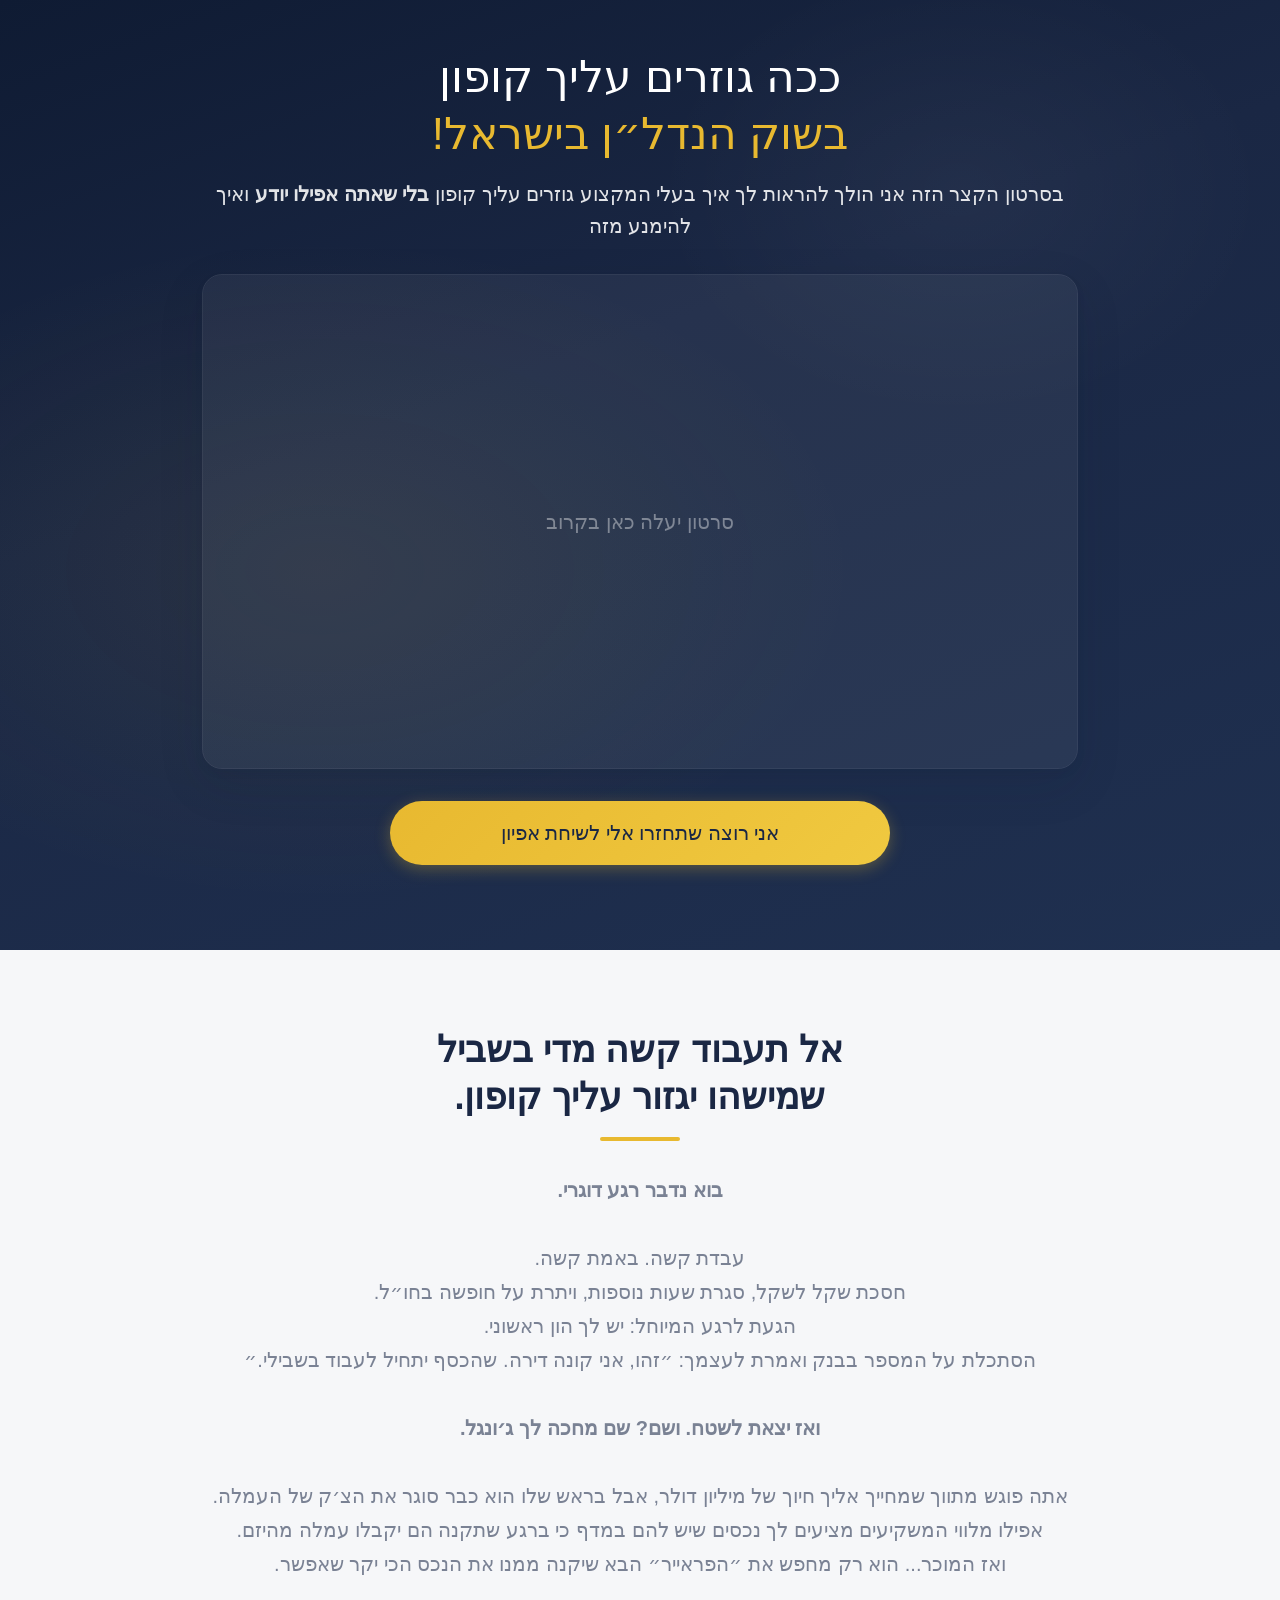
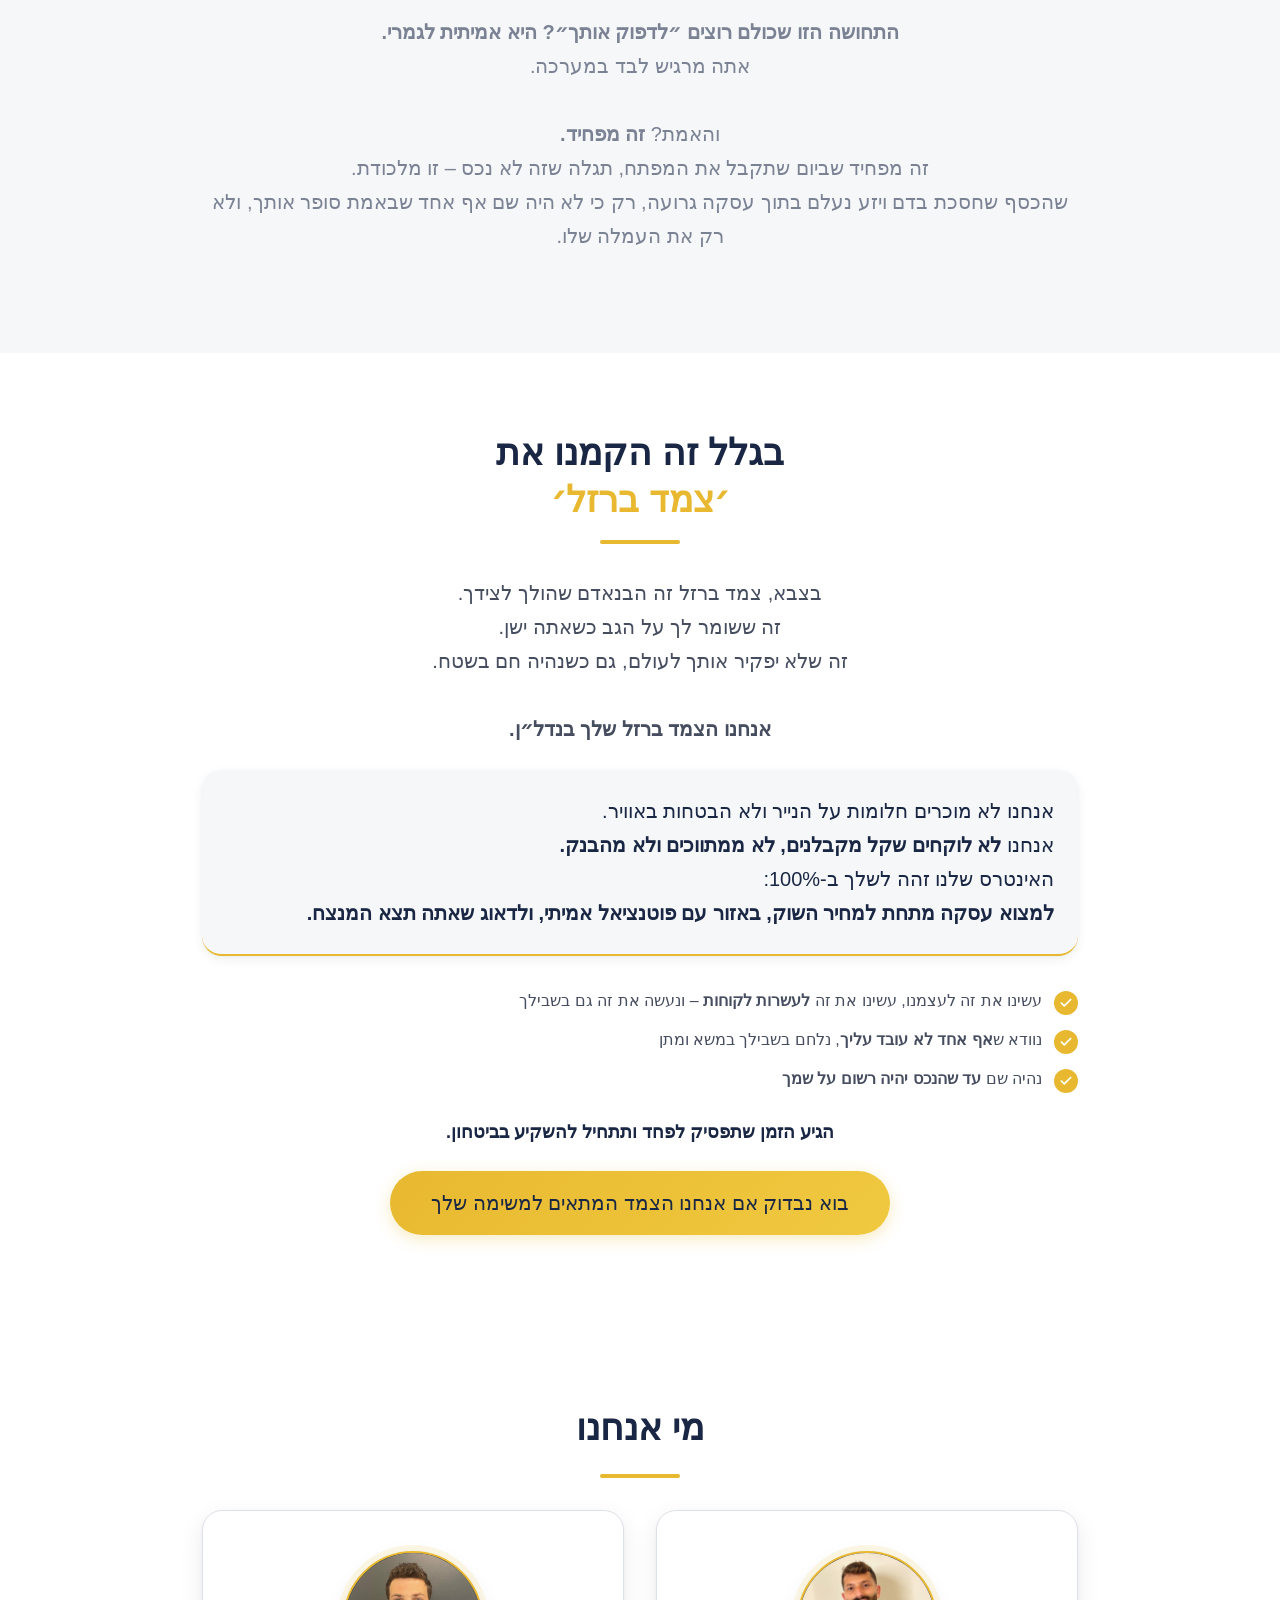
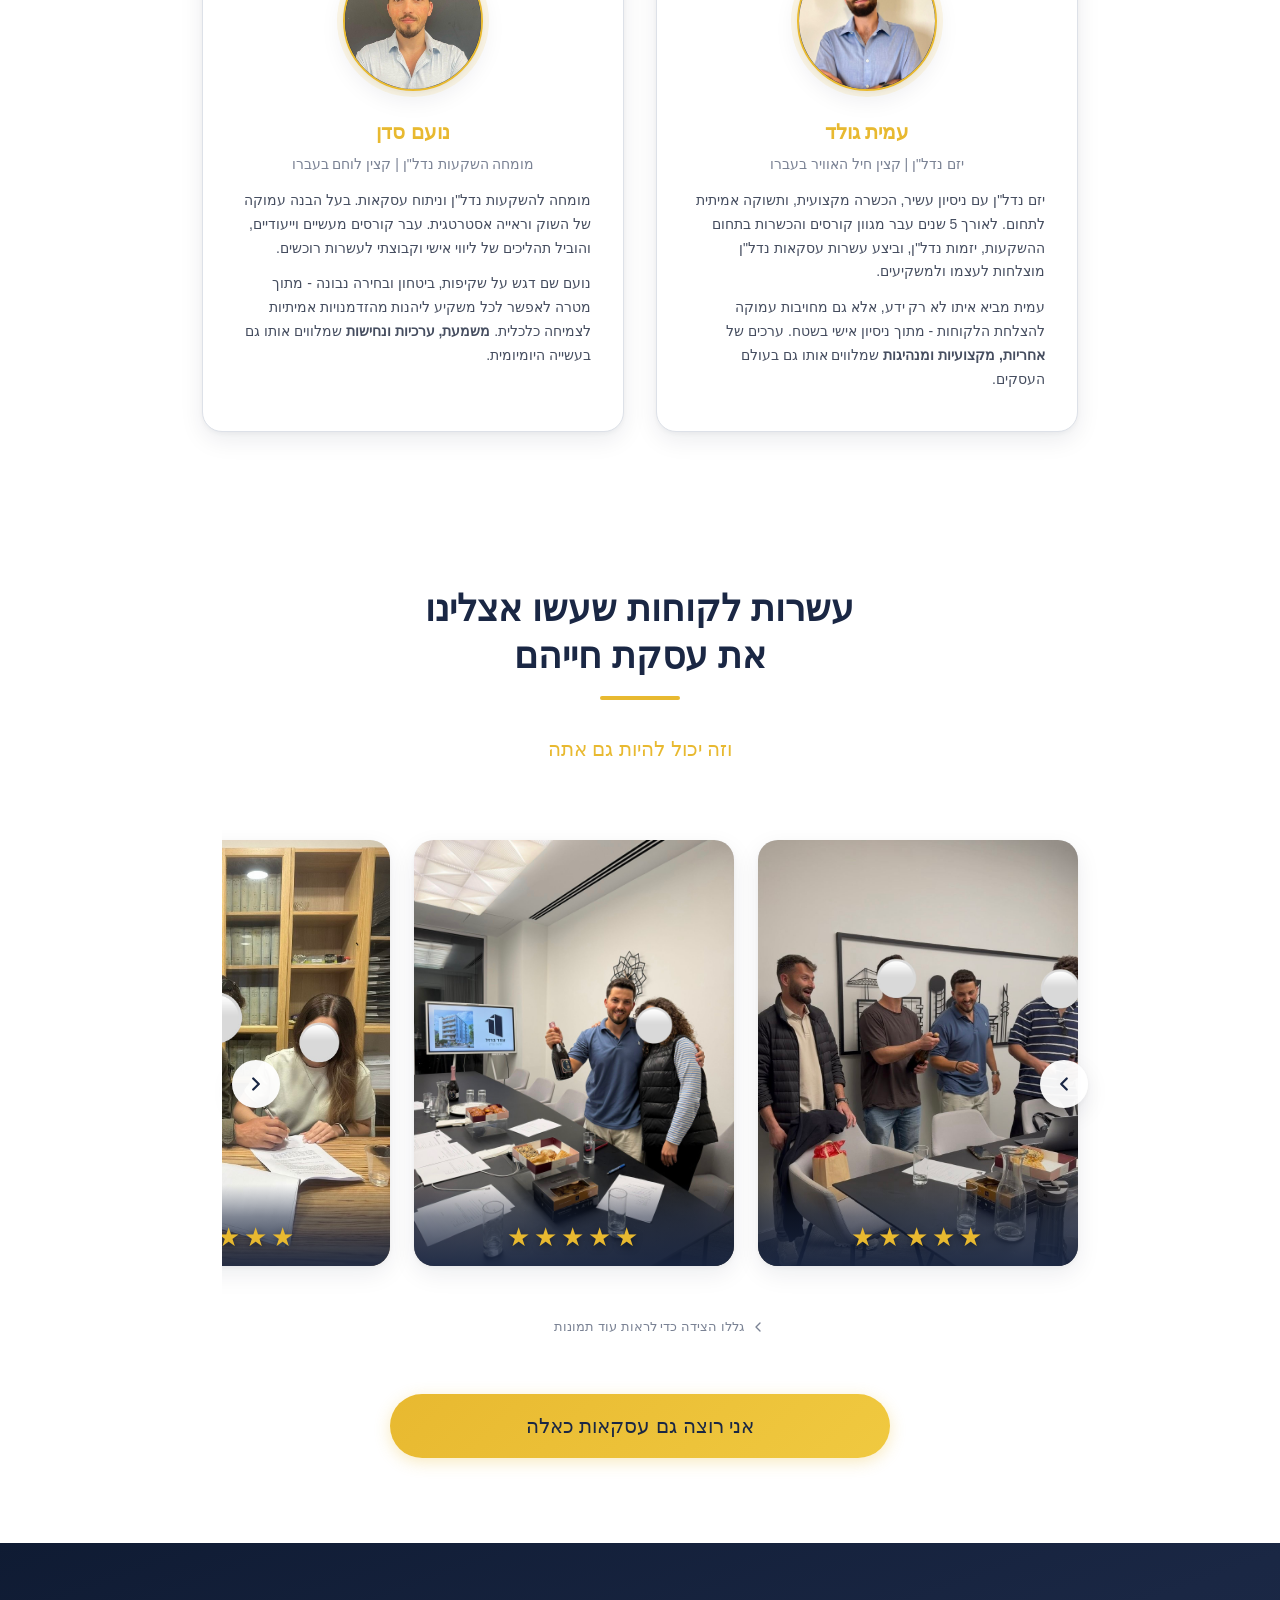
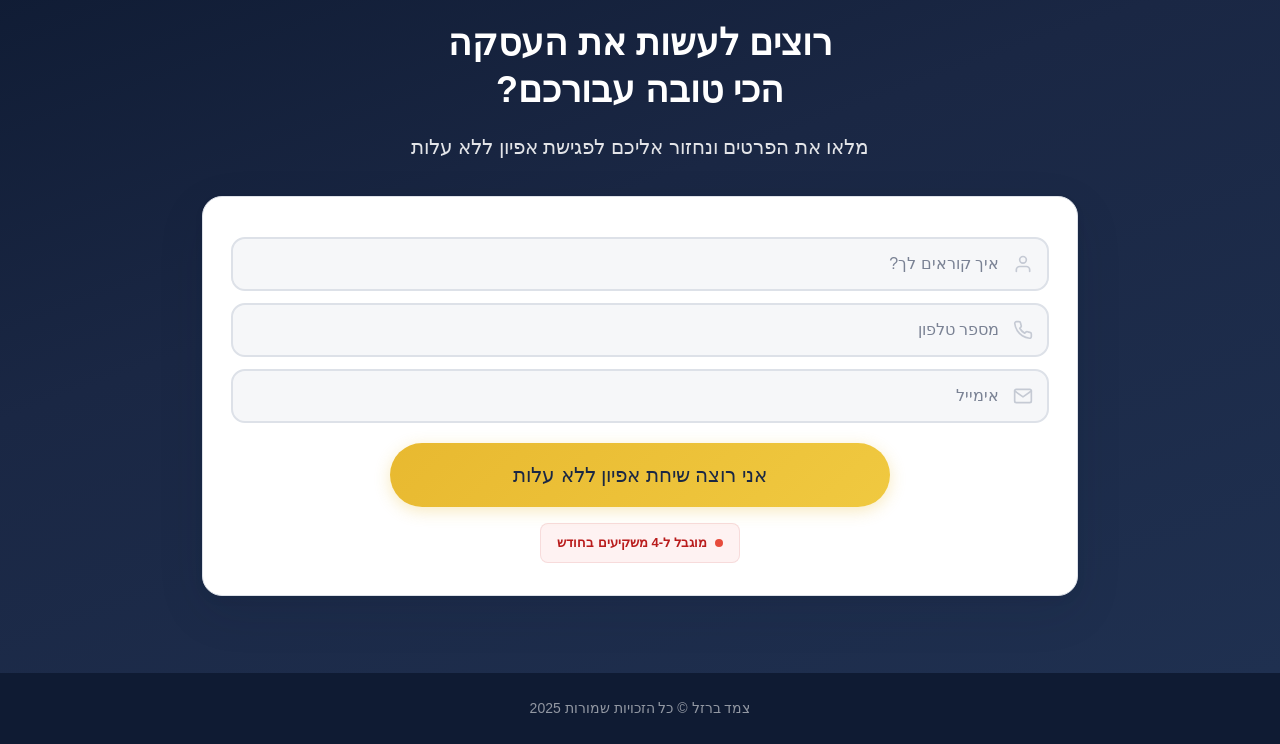
<file: index.html>
<!DOCTYPE html>
<html lang="he" dir="rtl">
<head>
  <meta charset="UTF-8">
  <meta name="viewport" content="width=device-width, initial-scale=1.0">
  <title>צמד ברזל | השקעות נדל"ן בליווי אישי</title>
  <meta name="description" content="צמד ברזל - ליווי אישי להשקעות נדל&quot;ן. 100% באינטרס שלך. שיחת אפיון ללא עלות.">
  <link rel="preconnect" href="https://fonts.googleapis.com">
  <link rel="preconnect" href="https://fonts.gstatic.com" crossorigin>
  <link href="https://fonts.googleapis.com/css2?family=Heebo:wght@300;400;500;700;800;900&display=swap" rel="stylesheet">
  <link rel="stylesheet" href="style.css">
</head>
<body>

  <!-- ===== Hero Section ===== -->
  <section class="hero">
    <div class="container">

      <h1>ככה גוזרים עליך קופון<br><span class="highlight">בשוק הנדל״ן בישראל!</span></h1>

      <p class="subtitle">
        בסרטון הקצר הזה אני הולך להראות לך איך בעלי המקצוע גוזרים עליך קופון
        <strong>בלי שאתה אפילו יודע</strong> ואיך להימנע מזה
      </p>

      <!-- YouTube Video Embed -->
      <div class="video-wrapper">
        <div class="video-placeholder">
          <!-- Replace with iframe: <iframe src="https://www.youtube.com/embed/VIDEO_ID" ...></iframe> -->
          סרטון יעלה כאן בקרוב
        </div>
      </div>

      <a href="#lead-form" class="cta-btn">אני רוצה שתחזרו אלי לשיחת אפיון</a>
    </div>
  </section>

  <!-- ===== Pain Points Section ===== -->
  <section class="pain-section">
    <div class="container">
      <h2>אל תעבוד קשה מדי בשביל<br>שמישהו יגזור עליך קופון.</h2>
      <div class="gold-divider"></div>
      <p class="section-subtitle">
        <strong>בוא נדבר רגע דוגרי.</strong><br><br>
        עבדת קשה. באמת קשה.<br>
        חסכת שקל לשקל, סגרת שעות נוספות, ויתרת על&nbsp;חופשה&nbsp;בחו״ל.<br>
        הגעת לרגע המיוחל: יש לך&nbsp;הון&nbsp;ראשוני.<br>
        הסתכלת על המספר בבנק ואמרת לעצמך: ״זהו, אני קונה דירה. שהכסף יתחיל&nbsp;לעבוד&nbsp;בשבילי.״<br><br>
        <strong>ואז יצאת לשטח. ושם? שם מחכה לך ג׳ונגל.</strong><br><br>
        אתה פוגש מתווך שמחייך אליך חיוך של מיליון דולר, אבל בראש שלו הוא כבר סוגר את&nbsp;הצ׳ק&nbsp;של&nbsp;העמלה.<br>
        אפילו מלווי המשקיעים מציעים לך נכסים שיש להם במדף כי ברגע שתקנה הם יקבלו&nbsp;עמלה&nbsp;מהיזם.<br>
        ואז המוכר... הוא רק מחפש את ״הפראייר״ הבא שיקנה ממנו את הנכס הכי&nbsp;יקר&nbsp;שאפשר.<br><br>
        <strong>התחושה הזו שכולם רוצים ״לדפוק אותך״? היא אמיתית לגמרי.</strong><br>
        אתה מרגיש לבד במערכה.<br><br>
        והאמת? <strong>זה מפחיד.</strong><br>
        זה מפחיד שביום שתקבל את המפתח, תגלה שזה לא נכס –&nbsp;זו&nbsp;מלכודת.<br>
        שהכסף שחסכת בדם ויזע נעלם בתוך עסקה גרועה, רק כי לא היה שם אף אחד שבאמת סופר אותך, ולא רק את&nbsp;העמלה&nbsp;שלו.
      </p>
    </div>
  </section>

  <!-- ===== Solution Section ===== -->
  <section class="solution-section">
    <div class="container">
      <h2>בגלל זה הקמנו את<br><span class="gold-text">׳צמד ברזל׳</span></h2>
      <div class="gold-divider"></div>

      <p>
        בצבא, צמד ברזל זה הבנאדם שהולך לצידך.<br>
        זה ששומר לך על הגב כשאתה ישן.<br>
        זה שלא יפקיר אותך לעולם, גם כשנהיה חם בשטח.<br><br>
        <strong>אנחנו הצמד ברזל שלך בנדל״ן.</strong>
      </p>

      <div class="solution-highlight">
        <p>
          אנחנו לא מוכרים חלומות על הנייר ולא הבטחות באוויר.<br>
          אנחנו <strong>לא לוקחים שקל מקבלנים, לא ממתווכים ולא מהבנק.</strong><br>
          האינטרס שלנו זהה לשלך ב-100%:<br>
          <strong>למצוא עסקה מתחת למחיר השוק, באזור עם פוטנציאל אמיתי, ולדאוג שאתה תצא המנצח.</strong>
        </p>
      </div>

      <div class="feature-list">
        <div class="feature-item">
          <span class="feature-icon">
            <svg viewBox="0 0 24 24" fill="none" stroke="currentColor" stroke-width="3" stroke-linecap="round" stroke-linejoin="round"><polyline points="20 6 9 17 4 12"/></svg>
          </span>
          <span>עשינו את זה לעצמנו, עשינו את זה <strong>לעשרות לקוחות</strong> – ונעשה את זה גם בשבילך</span>
        </div>
        <div class="feature-item">
          <span class="feature-icon">
            <svg viewBox="0 0 24 24" fill="none" stroke="currentColor" stroke-width="3" stroke-linecap="round" stroke-linejoin="round"><polyline points="20 6 9 17 4 12"/></svg>
          </span>
          <span>נוודא ש<strong>אף אחד לא עובד עליך</strong>, נלחם בשבילך במשא ומתן</span>
        </div>
        <div class="feature-item">
          <span class="feature-icon">
            <svg viewBox="0 0 24 24" fill="none" stroke="currentColor" stroke-width="3" stroke-linecap="round" stroke-linejoin="round"><polyline points="20 6 9 17 4 12"/></svg>
          </span>
          <span>נהיה שם <strong>עד שהנכס יהיה רשום על שמך</strong></span>
        </div>
      </div>

      <p style="margin-top: 24px; font-size: 18px; font-weight: 700; color: #1a2744;">
        הגיע הזמן שתפסיק לפחד ותתחיל להשקיע בביטחון.
      </p>

      <div style="margin-top: 24px;">
        <a href="#lead-form" class="cta-btn">בוא נבדוק אם אנחנו הצמד המתאים למשימה שלך</a>
      </div>
    </div>
  </section>

  <!-- ===== About Us Section ===== -->
  <section class="about-section">
    <div class="container">
      <h2>מי אנחנו</h2>
      <div class="gold-divider"></div>

      <div class="about-cards">
        <div class="about-card">
          <div class="photo-placeholder">
            <img src="images/ec71e0b1-26e6-49be-b110-033a57ef30de.jpeg" alt="עמית גולד">
          </div>
          <h3>עמית גולד</h3>
          <p class="role">יזם נדל"ן | קצין חיל האוויר בעברו</p>
          <p>
            יזם נדל"ן עם ניסיון עשיר, הכשרה מקצועית, ותשוקה אמיתית לתחום.
            לאורך 5 שנים עבר מגוון קורסים והכשרות בתחום ההשקעות, יזמות נדל"ן,
            וביצע עשרות עסקאות נדל"ן מוצלחות לעצמו ולמשקיעים.
          </p>
          <p style="margin-top: 12px;">
            עמית מביא איתו לא רק ידע, אלא גם מחויבות עמוקה להצלחת הלקוחות -
            מתוך ניסיון אישי בשטח. ערכים של <strong>אחריות, מקצועיות ומנהיגות</strong>
            שמלווים אותו גם בעולם העסקים.
          </p>
        </div>

        <div class="about-card">
          <div class="photo-placeholder">
            <img src="images/3ade293b-01b8-43df-9c79-62f3f88f83ef.jpeg" alt="נועם סדן">
          </div>
          <h3>נועם סדן</h3>
          <p class="role">מומחה השקעות נדל"ן | קצין לוחם בעברו</p>
          <p>
            מומחה להשקעות נדל"ן וניתוח עסקאות. בעל הבנה עמוקה של השוק
            וראייה אסטרטגית. עבר קורסים מעשיים וייעודיים, והוביל תהליכים
            של ליווי אישי וקבוצתי לעשרות רוכשים.
          </p>
          <p style="margin-top: 12px;">
            נועם שם דגש על שקיפות, ביטחון ובחירה נבונה - מתוך מטרה לאפשר לכל
            משקיע ליהנות מהזדמנויות אמיתיות לצמיחה כלכלית.
            <strong>משמעת, ערכיות ונחישות</strong> שמלווים אותו גם בעשייה היומיומית.
          </p>
        </div>
      </div>
    </div>
  </section>

  <!-- ===== Testimonials Section ===== -->
  <section class="testimonials-section">
    <div class="container">
      <h2>עשרות לקוחות שעשו אצלינו<br>את עסקת חייהם</h2>
      <div class="gold-divider"></div>
      <p class="section-subtitle">וזה יכול להיות גם אתה</p>

      <div class="gallery-wrapper">
        <button class="gallery-nav prev" onclick="document.getElementById('gallery').scrollBy({left: -300, behavior: 'smooth'})" aria-label="הקודם">
          <svg viewBox="0 0 24 24" fill="none" stroke="currentColor" stroke-width="2.5" stroke-linecap="round" stroke-linejoin="round"><polyline points="15 18 9 12 15 6"/></svg>
        </button>
        <button class="gallery-nav next" onclick="document.getElementById('gallery').scrollBy({left: 300, behavior: 'smooth'})" aria-label="הבא">
          <svg viewBox="0 0 24 24" fill="none" stroke="currentColor" stroke-width="2.5" stroke-linecap="round" stroke-linejoin="round"><polyline points="9 18 15 12 9 6"/></svg>
        </button>

        <div class="gallery-scroll" id="gallery">
          <!-- תמונה 1: קבוצה חוגגת -->
          <div class="gallery-item">
            <img src="images/clients/da0c0f19-e618-4898-a4ea-24cf2f4c5172.jpeg" alt="חגיגת עסקה">
            <div class="caption">
              <div class="caption-stars">&#9733;&#9733;&#9733;&#9733;&#9733;</div>
            </div>
          </div>

          <!-- תמונה 2: עמית + לקוחה + שמפניה -->
          <div class="gallery-item">
            <img src="images/clients/652f4776-ba4a-40a3-8301-6e1ca029e174.jpeg" alt="לחיים על עסקה מוצלחת">
            <div class="caption">
              <div class="caption-stars">&#9733;&#9733;&#9733;&#9733;&#9733;</div>
            </div>
          </div>

          <!-- תמונה 3: זוג חותם על חוזה -->
          <div class="gallery-item">
            <img src="images/clients/b5ad55f0-599e-474c-a55a-20674a9ee0e5.jpeg" alt="חתימה על חוזה">
            <div class="caption">
              <div class="caption-stars">&#9733;&#9733;&#9733;&#9733;&#9733;</div>
            </div>
          </div>

          <!-- תמונה 4: זוג בחדר ישיבות -->
          <div class="gallery-item">
            <img src="images/clients/038fc446-a94e-4208-a8df-4898ce2d2ce2.jpeg" alt="פגישת עסקה">
            <div class="caption">
              <div class="caption-stars">&#9733;&#9733;&#9733;&#9733;&#9733;</div>
            </div>
          </div>

          <!-- תמונה 5: זוג מחזיק תוכנית דירה -->
          <div class="gallery-item">
            <img src="images/clients/6fac23ea-b9c4-48aa-ad2c-9ef143a29860.jpeg" alt="תכנון דירה">
            <div class="caption">
              <div class="caption-stars">&#9733;&#9733;&#9733;&#9733;&#9733;</div>
            </div>
          </div>

          <!-- תמונה 6: זוג מבוגר קורא מסמכים -->
          <div class="gallery-item">
            <img src="images/clients/251fbd14-6de7-4e2f-ae64-b4c988bd2fa5.jpeg" alt="סקירת מסמכים">
            <div class="caption">
              <div class="caption-stars">&#9733;&#9733;&#9733;&#9733;&#9733;</div>
            </div>
          </div>

          <!-- תמונה 7: פגישה במסעדה -->
          <div class="gallery-item">
            <img src="images/clients/be4f1b21-cfb6-458a-957a-b822e56743a9.jpeg" alt="פגישת עבודה">
            <div class="caption">
              <div class="caption-stars">&#9733;&#9733;&#9733;&#9733;&#9733;</div>
            </div>
          </div>

          <!-- תמונה 8: לקוחות בנכס החדש -->
          <div class="gallery-item">
            <img src="images/clients/e8de8106-6353-4847-8bc3-71471fc51d9f.jpeg" alt="חנוכת נכס">
            <div class="caption">
              <div class="caption-stars">&#9733;&#9733;&#9733;&#9733;&#9733;</div>
            </div>
          </div>
        </div>

        <div class="gallery-hint">
          <svg viewBox="0 0 24 24" fill="none" stroke="currentColor" stroke-width="2" stroke-linecap="round" stroke-linejoin="round"><polyline points="15 18 9 12 15 6"/></svg>
          <span>גללו הצידה כדי לראות עוד תמונות</span>
        </div>
      </div>

      <div style="margin-top: 24px; clear: both;">
        <a href="#lead-form" class="cta-btn">אני רוצה גם עסקאות כאלה</a>
      </div>
    </div>
  </section>

  <!-- ===== Final CTA Section ===== -->
  <section class="final-cta" id="lead-form">
    <div class="container">
      <h2>רוצים לעשות את העסקה<br>הכי טובה עבורכם?</h2>
      <p>מלאו את הפרטים ונחזור אליכם לפגישת אפיון ללא עלות</p>

      <div class="form-card" style="text-align: center;">
        <form id="leadForm" novalidate>
          <div class="form-group">
            <svg class="input-icon" viewBox="0 0 24 24" fill="none" stroke="currentColor" stroke-width="2" stroke-linecap="round" stroke-linejoin="round"><path d="M20 21v-2a4 4 0 0 0-4-4H8a4 4 0 0 0-4 4v2"/><circle cx="12" cy="7" r="4"/></svg>
            <input type="text" name="name" placeholder="איך קוראים לך?" required>
          </div>
          <div class="form-group">
            <svg class="input-icon" viewBox="0 0 24 24" fill="none" stroke="currentColor" stroke-width="2" stroke-linecap="round" stroke-linejoin="round"><path d="M22 16.92v3a2 2 0 0 1-2.18 2 19.79 19.79 0 0 1-8.63-3.07 19.5 19.5 0 0 1-6-6 19.79 19.79 0 0 1-3.07-8.67A2 2 0 0 1 4.11 2h3a2 2 0 0 1 2 1.72c.127.96.361 1.903.7 2.81a2 2 0 0 1-.45 2.11L8.09 9.91a16 16 0 0 0 6 6l1.27-1.27a2 2 0 0 1 2.11-.45c.907.339 1.85.573 2.81.7A2 2 0 0 1 22 16.92z"/></svg>
            <input type="tel" name="phone" placeholder="מספר טלפון" required>
          </div>
          <div class="form-group">
            <svg class="input-icon" viewBox="0 0 24 24" fill="none" stroke="currentColor" stroke-width="2" stroke-linecap="round" stroke-linejoin="round"><path d="M4 4h16c1.1 0 2 .9 2 2v12c0 1.1-.9 2-2 2H4c-1.1 0-2-.9-2-2V6c0-1.1.9-2 2-2z"/><polyline points="22,6 12,13 2,6"/></svg>
            <input type="email" name="email" placeholder="אימייל" required>
          </div>
          <p id="leadFormError" role="alert" style="color:#dc2626;font-size:14px;margin:8px 0;display:none;"></p>
          <button type="submit" class="cta-btn">אני רוצה שיחת אפיון ללא עלות</button>
        </form>
        <div id="leadFormSuccess" hidden style="padding:24px;background:#ecfdf5;border:1px solid #10b981;border-radius:12px;color:#065f46;">
          <h3 style="margin:0 0 8px;font-size:22px;">תודה! קיבלנו את הפרטים 🙌</h3>
          <p style="margin:0;">נחזור אליך בהקדם לתיאום שיחת אפיון.</p>
        </div>
        <div class="urgency-badge">
          <span class="pulse-dot"></span>
          מוגבל ל-4 משקיעים בחודש
        </div>
      </div>

      <script>
        (function () {
          const WEBHOOK_URL = 'https://n8n.srv1270696.hstgr.cloud/webhook/landing-lead';
          const form = document.getElementById('leadForm');
          const successBox = document.getElementById('leadFormSuccess');
          const errorBox = document.getElementById('leadFormError');
          const btn = form.querySelector('button[type="submit"]');
          const originalBtnText = btn.textContent;

          function showError(msg) {
            errorBox.textContent = msg;
            errorBox.style.display = 'block';
          }
          function clearError() {
            errorBox.textContent = '';
            errorBox.style.display = 'none';
          }

          form.addEventListener('submit', async function (e) {
            e.preventDefault();
            clearError();

            const name = form.name.value.trim();
            const phoneRaw = form.phone.value.trim();
            const email = form.email.value.trim();

            if (!name) { showError('נא להזין שם'); return; }

            const cleaned = phoneRaw.replace(/\D/g, '');
            const phone = cleaned.length === 9 ? '0' + cleaned : cleaned;
            if (!/^0[5-9]\d{8}$/.test(phone)) {
              showError('מספר טלפון לא תקין — נא להזין מספר ישראלי');
              return;
            }

            btn.disabled = true;
            btn.textContent = 'שולח...';

            try {
              const res = await fetch(WEBHOOK_URL, {
                method: 'POST',
                headers: { 'Content-Type': 'application/json' },
                body: JSON.stringify({
                  name: name,
                  phone: phone,
                  email: email,
                  source: 'קמפיין ראשוני',
                  campaign: 'landing.ironteam.co.il',
                  submittedAt: new Date().toISOString(),
                }),
              });
              if (!res.ok) throw new Error('HTTP ' + res.status);
            window.location.href = 'page2.html?name=' + encodeURIComponent(name) + '&phone=' + encodeURIComponent(phone);
            } catch (err) {
              console.error('Lead submit failed:', err);
              showError('שגיאה בשליחה. נסו שוב בעוד דקה.');
              btn.disabled = false;
              btn.textContent = originalBtnText;
            }
          });
        })();
      </script>
    </div>
  </section>

  <!-- ===== Footer ===== -->
  <footer class="footer">
    <div class="container">
      <p>צמד ברזל &copy; כל הזכויות שמורות 2025</p>
    </div>
  </footer>

</body>
</html>
</file>
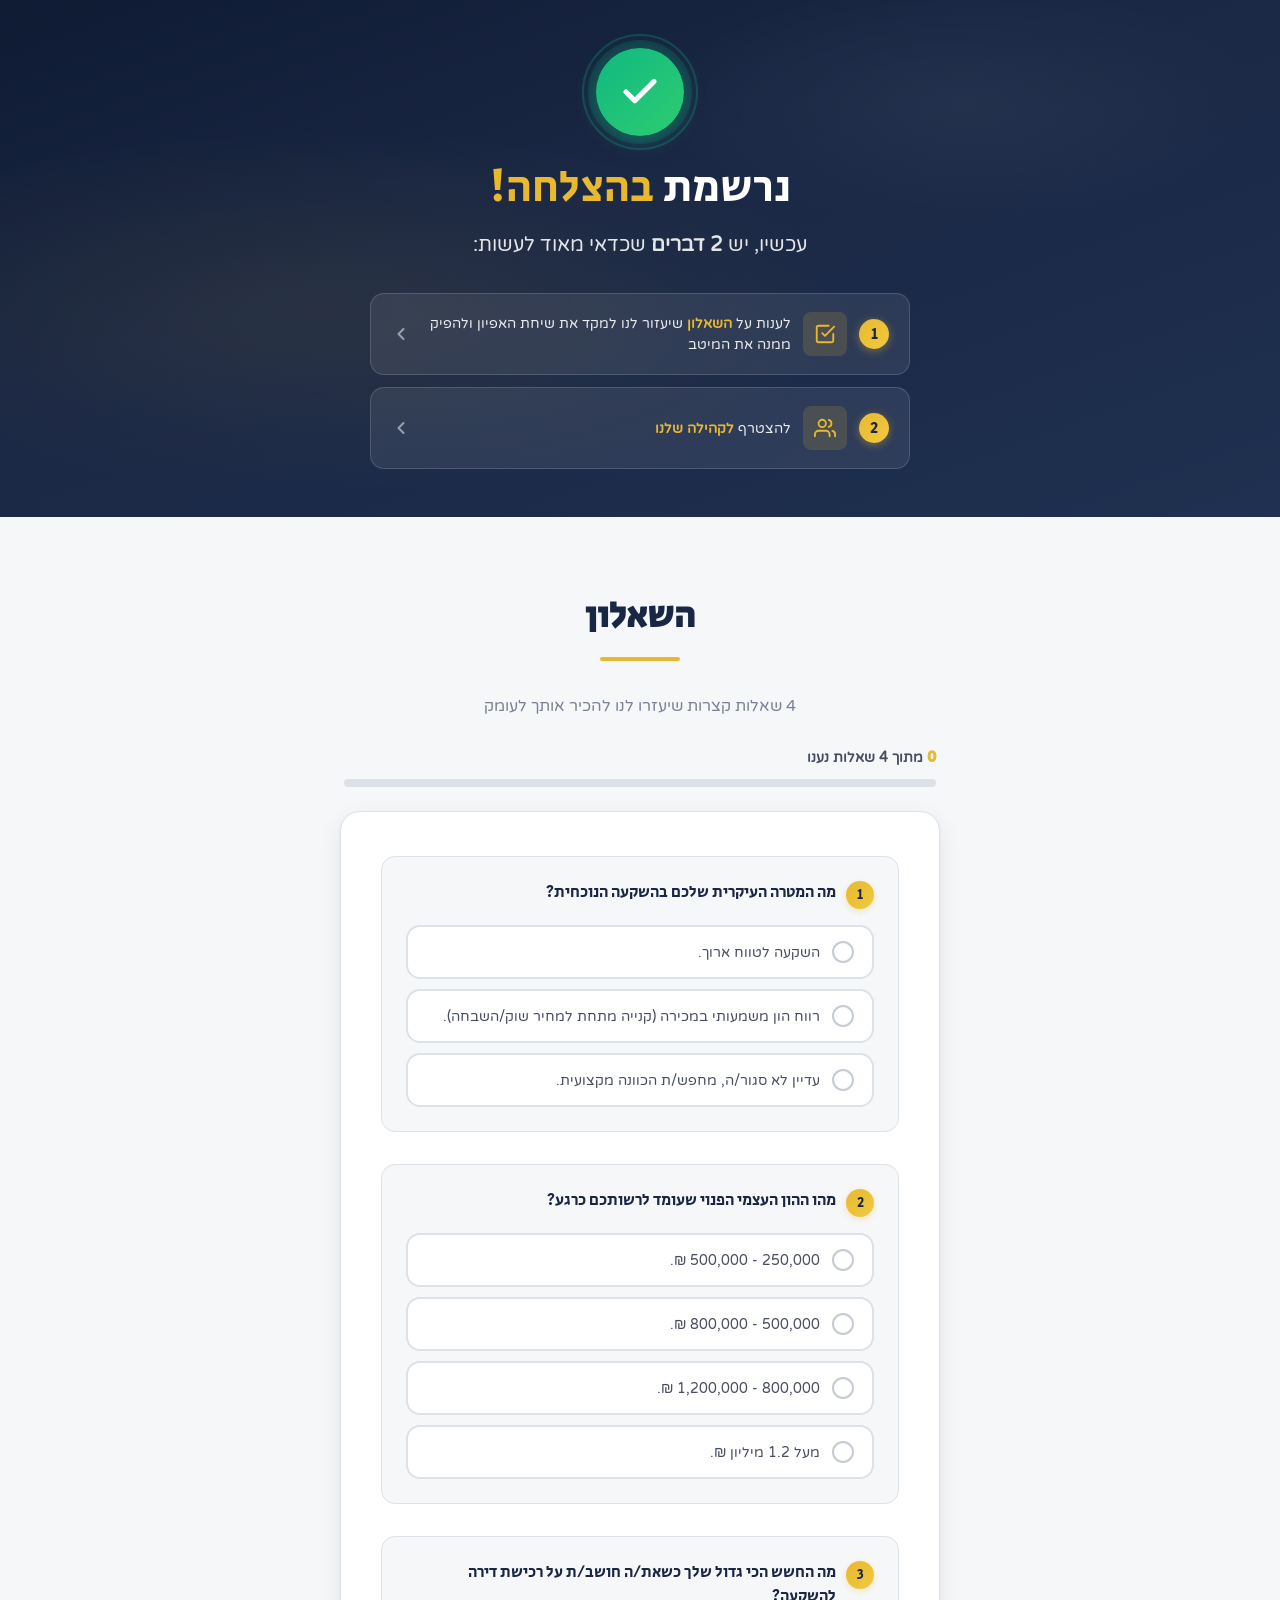
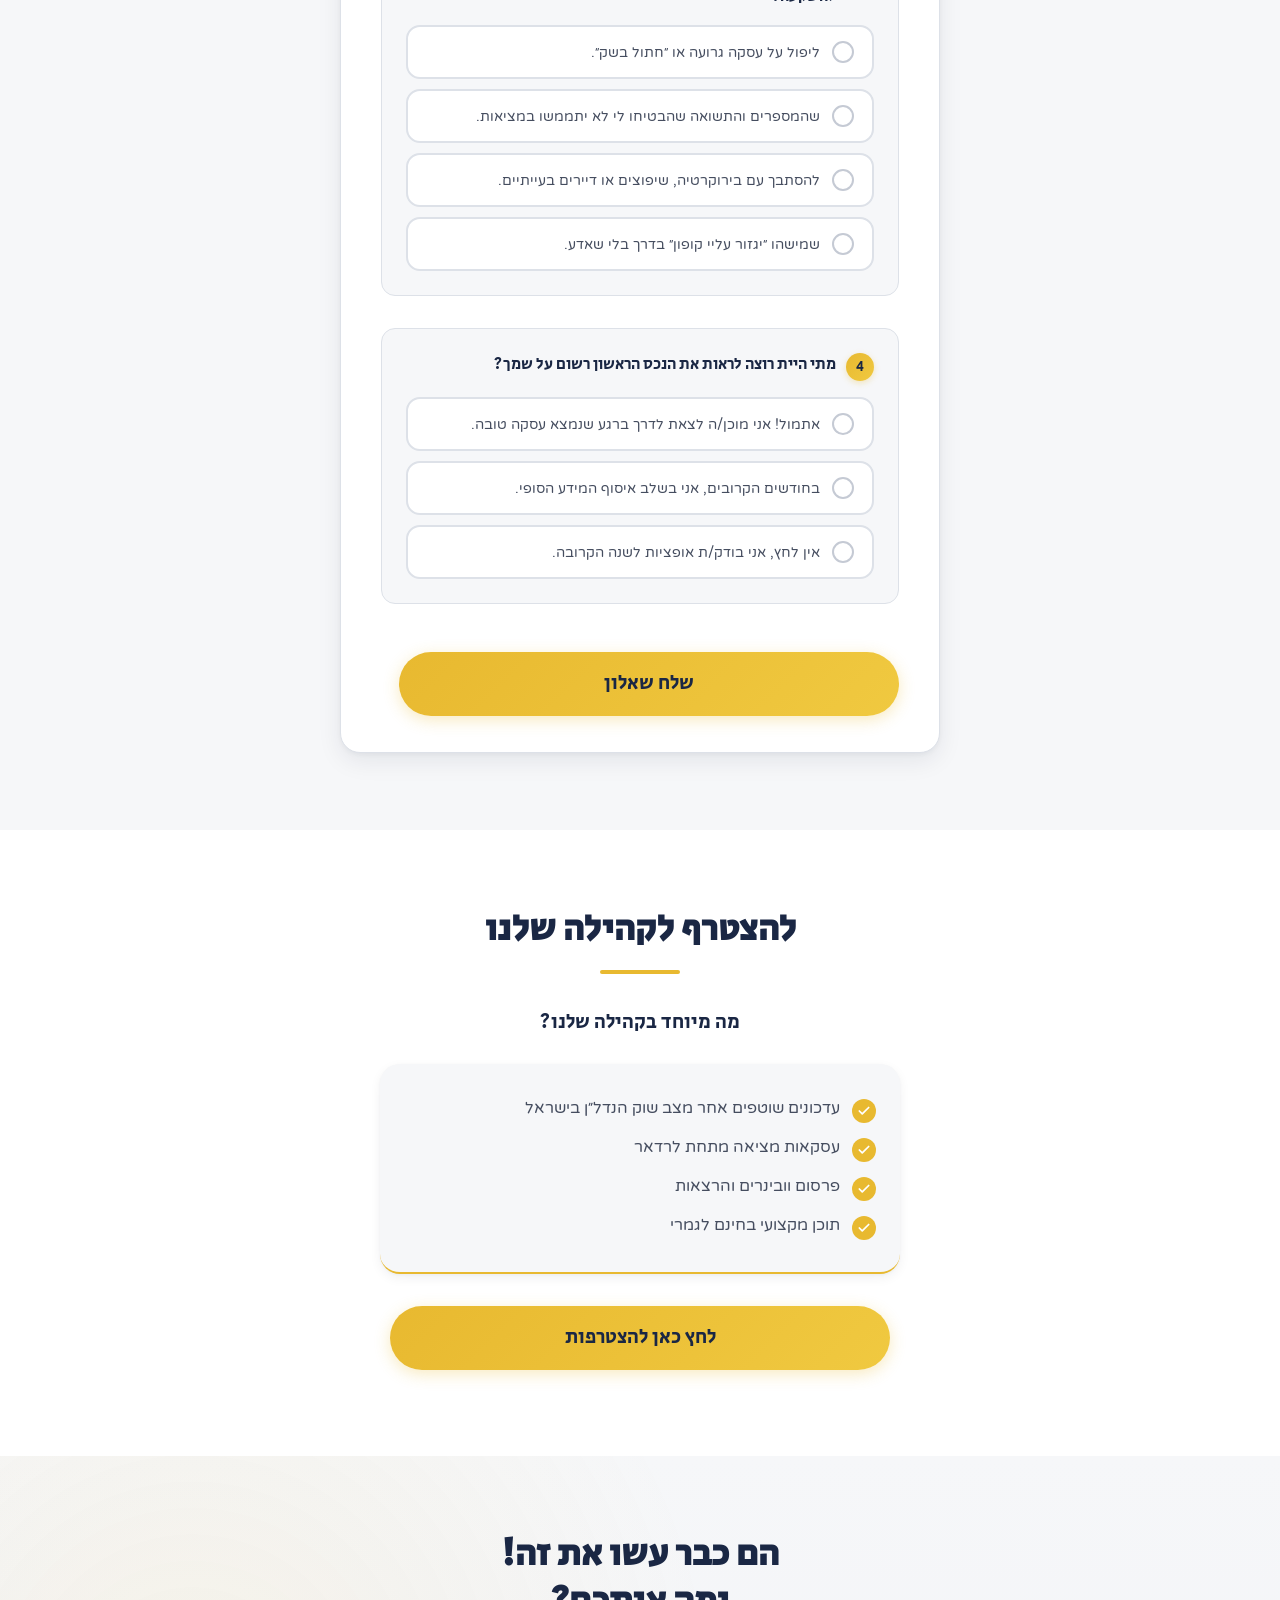
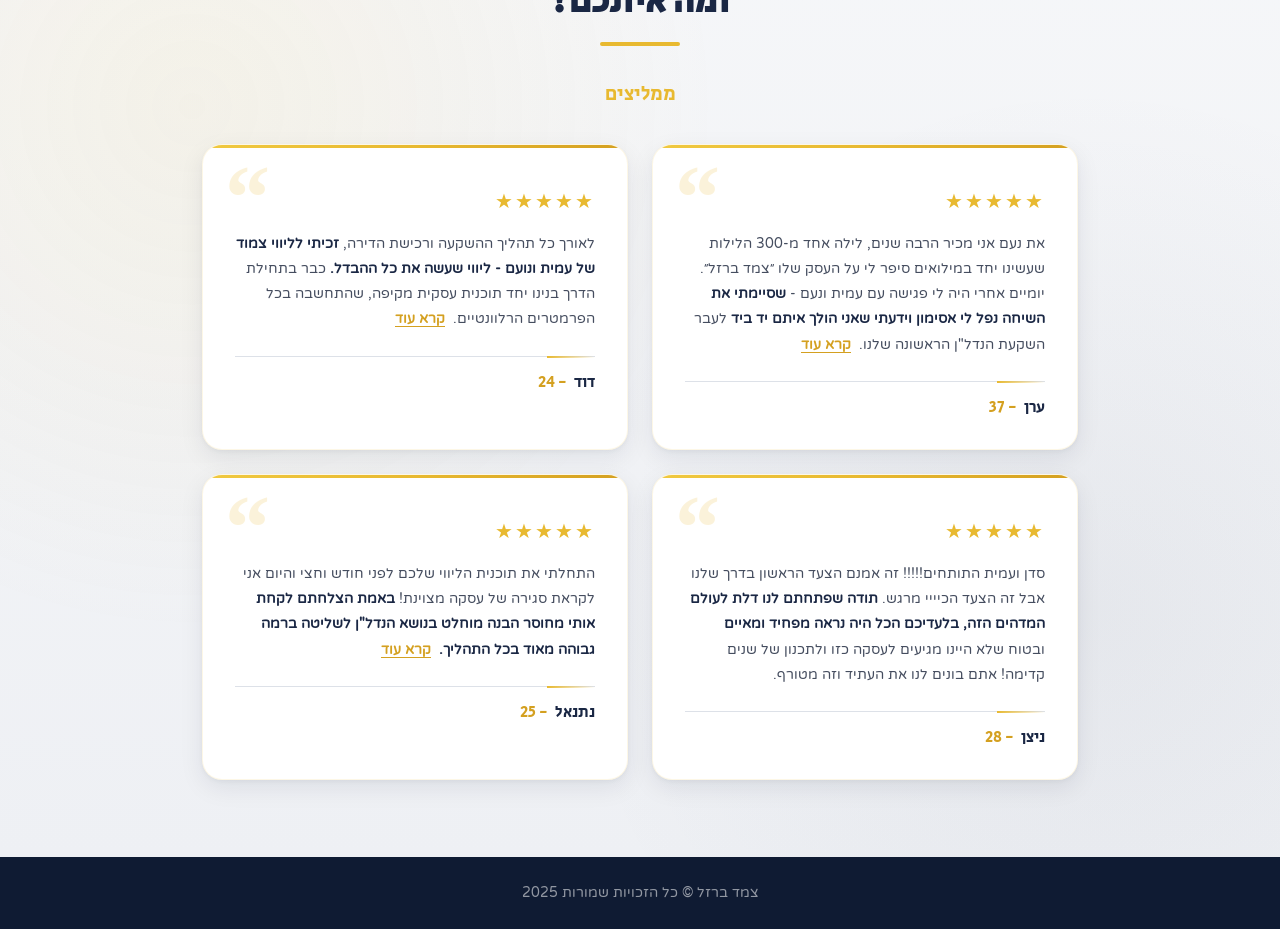
<file: page2.html>
<!DOCTYPE html>
<html lang="he" dir="rtl">
<head>
  <meta charset="UTF-8">
  <meta name="viewport" content="width=device-width, initial-scale=1.0">
  <title>צמד ברזל | נרשמת בהצלחה</title>
  <meta name="description" content="צמד ברזל - תודה על ההרשמה! מלא שאלון קצר והצטרף לקהילה שלנו.">
  <link rel="preconnect" href="https://fonts.googleapis.com">
  <link rel="preconnect" href="https://fonts.gstatic.com" crossorigin>
  <link href="https://fonts.googleapis.com/css2?family=Secular+One&family=Varela+Round&display=swap" rel="stylesheet">
  <link rel="stylesheet" href="style.css">
  <link rel="stylesheet" href="style2.css">
</head>
<body>

  <!-- ===== Hero / Success Section ===== -->
  <section class="hero hero-success">
    <div class="container">

      <div class="success-icon">
        <svg viewBox="0 0 24 24" fill="none" stroke="currentColor" stroke-width="3" stroke-linecap="round" stroke-linejoin="round"><polyline points="20 6 9 17 4 12"/></svg>
      </div>

      <h1>נרשמת <span class="highlight">בהצלחה!</span></h1>

      <p class="subtitle">
        עכשיו, יש <strong>2 דברים</strong> שכדאי מאוד לעשות:
      </p>

      <div class="action-cards">
        <a href="#questionnaire" class="action-card">
          <span class="action-number">1</span>
          <div class="action-icon">
            <svg viewBox="0 0 24 24" fill="none" stroke="currentColor" stroke-width="2" stroke-linecap="round" stroke-linejoin="round"><path d="M9 11l3 3L22 4"/><path d="M21 12v7a2 2 0 0 1-2 2H5a2 2 0 0 1-2-2V5a2 2 0 0 1 2-2h11"/></svg>
          </div>
          <div class="action-text">
            לענות על <strong>השאלון</strong> שיעזור לנו למקד את שיחת האפיון ולהפיק ממנה את המיטב
          </div>
          <span class="action-arrow">
            <svg viewBox="0 0 24 24" fill="none" stroke="currentColor" stroke-width="2.5" stroke-linecap="round" stroke-linejoin="round"><polyline points="15 18 9 12 15 6"/></svg>
          </span>
        </a>
        <a href="#community" class="action-card">
          <span class="action-number">2</span>
          <div class="action-icon">
            <svg viewBox="0 0 24 24" fill="none" stroke="currentColor" stroke-width="2" stroke-linecap="round" stroke-linejoin="round"><path d="M17 21v-2a4 4 0 0 0-4-4H5a4 4 0 0 0-4 4v2"/><circle cx="9" cy="7" r="4"/><path d="M23 21v-2a4 4 0 0 0-3-3.87"/><path d="M16 3.13a4 4 0 0 1 0 7.75"/></svg>
          </div>
          <div class="action-text">
            להצטרף <strong>לקהילה שלנו</strong>
          </div>
          <span class="action-arrow">
            <svg viewBox="0 0 24 24" fill="none" stroke="currentColor" stroke-width="2.5" stroke-linecap="round" stroke-linejoin="round"><polyline points="15 18 9 12 15 6"/></svg>
          </span>
        </a>
      </div>

    </div>
  </section>

  <!-- ===== Questionnaire Section ===== -->
  <section class="questionnaire-section" id="questionnaire">
    <div class="container">
      <h2>השאלון</h2>
      <div class="gold-divider"></div>
      <p class="section-subtitle">4 שאלות קצרות שיעזרו לנו להכיר אותך לעומק</p>

      <div class="progress-tracker">
        <div class="progress-text">
          <span id="progressCount">0</span> מתוך 4 שאלות נענו
        </div>
        <div class="progress-bar">
          <div class="progress-fill" id="progressFill"></div>
        </div>
      </div>

      <form class="questionnaire-form" id="questionnaireForm">

        <!-- שאלה 1 -->
        <div class="question-group" data-question="1">
          <div class="question-title">
            <span class="question-number">1</span>
            מה המטרה העיקרית שלכם בהשקעה הנוכחית?
          </div>
          <div class="radio-group">
            <label class="radio-option">
              <input type="radio" name="q1" value="long_term" required>
              <span class="custom-radio"></span>
              <span class="option-text">השקעה לטווח ארוך.</span>
            </label>
            <label class="radio-option">
              <input type="radio" name="q1" value="capital_gain">
              <span class="custom-radio"></span>
              <span class="option-text">רווח הון משמעותי במכירה (קנייה מתחת למחיר שוק/השבחה).</span>
            </label>
            <label class="radio-option">
              <input type="radio" name="q1" value="not_sure">
              <span class="custom-radio"></span>
              <span class="option-text">עדיין לא סגור/ה, מחפש/ת הכוונה מקצועית.</span>
            </label>
          </div>
        </div>

        <!-- שאלה 2 -->
        <div class="question-group" data-question="2">
          <div class="question-title">
            <span class="question-number">2</span>
            מהו ההון העצמי הפנוי שעומד לרשותכם כרגע?
          </div>
          <div class="radio-group">
            <label class="radio-option">
              <input type="radio" name="q2" value="250k_500k" required>
              <span class="custom-radio"></span>
              <span class="option-text">250,000 - 500,000 ₪.</span>
            </label>
            <label class="radio-option">
              <input type="radio" name="q2" value="500k_800k">
              <span class="custom-radio"></span>
              <span class="option-text">500,000 - 800,000 ₪.</span>
            </label>
            <label class="radio-option">
              <input type="radio" name="q2" value="800k_1200k">
              <span class="custom-radio"></span>
              <span class="option-text">800,000 - 1,200,000 ₪.</span>
            </label>
            <label class="radio-option">
              <input type="radio" name="q2" value="over_1200k">
              <span class="custom-radio"></span>
              <span class="option-text">מעל 1.2 מיליון ₪.</span>
            </label>
          </div>
        </div>

        <!-- שאלה 3 -->
        <div class="question-group" data-question="3">
          <div class="question-title">
            <span class="question-number">3</span>
            מה החשש הכי גדול שלך כשאת/ה חושב/ת על רכישת דירה להשקעה?
          </div>
          <div class="radio-group">
            <label class="radio-option">
              <input type="radio" name="q3" value="bad_deal" required>
              <span class="custom-radio"></span>
              <span class="option-text">ליפול על עסקה גרועה או ״חתול בשק״.</span>
            </label>
            <label class="radio-option">
              <input type="radio" name="q3" value="false_promises">
              <span class="custom-radio"></span>
              <span class="option-text">שהמספרים והתשואה שהבטיחו לי לא יתממשו במציאות.</span>
            </label>
            <label class="radio-option">
              <input type="radio" name="q3" value="bureaucracy">
              <span class="custom-radio"></span>
              <span class="option-text">להסתבך עם בירוקרטיה, שיפוצים או דיירים בעייתיים.</span>
            </label>
            <label class="radio-option">
              <input type="radio" name="q3" value="getting_scammed">
              <span class="custom-radio"></span>
              <span class="option-text">שמישהו ״יגזור עליי קופון״ בדרך בלי שאדע.</span>
            </label>
          </div>
        </div>

        <!-- שאלה 4 -->
        <div class="question-group" data-question="4">
          <div class="question-title">
            <span class="question-number">4</span>
            מתי היית רוצה לראות את הנכס הראשון רשום על שמך?
          </div>
          <div class="radio-group">
            <label class="radio-option">
              <input type="radio" name="q4" value="asap" required>
              <span class="custom-radio"></span>
              <span class="option-text">אתמול! אני מוכן/ה לצאת לדרך ברגע שנמצא עסקה טובה.</span>
            </label>
            <label class="radio-option">
              <input type="radio" name="q4" value="few_months">
              <span class="custom-radio"></span>
              <span class="option-text">בחודשים הקרובים, אני בשלב איסוף המידע הסופי.</span>
            </label>
            <label class="radio-option">
              <input type="radio" name="q4" value="next_year">
              <span class="custom-radio"></span>
              <span class="option-text">אין לחץ, אני בודק/ת אופציות לשנה הקרובה.</span>
            </label>
          </div>
        </div>

        <button type="submit" class="cta-btn">שלח שאלון</button>

        <div class="form-success" id="formSuccess">
          <div class="form-success-icon">
            <svg viewBox="0 0 24 24" fill="none" stroke="currentColor" stroke-width="3" stroke-linecap="round" stroke-linejoin="round"><polyline points="20 6 9 17 4 12"/></svg>
          </div>
          <div class="form-success-text">
            <strong>השאלון נשלח בהצלחה!</strong>
            הצוות שלנו יעבור על השאלון ויתאם איתך שיחת התאמה.
          </div>
        </div>
      </form>
    </div>
  </section>

  <!-- ===== Community Section ===== -->
  <section class="community-section" id="community">
    <div class="container">
      <h2>להצטרף לקהילה שלנו</h2>
      <div class="gold-divider"></div>

      <h3>מה מיוחד בקהילה שלנו?</h3>

      <div class="community-highlight">
        <div class="feature-list">
          <div class="feature-item">
            <span class="feature-icon">
              <svg viewBox="0 0 24 24" fill="none" stroke="currentColor" stroke-width="3" stroke-linecap="round" stroke-linejoin="round"><polyline points="20 6 9 17 4 12"/></svg>
            </span>
            <span>עדכונים שוטפים אחר מצב שוק הנדל״ן בישראל</span>
          </div>
          <div class="feature-item">
            <span class="feature-icon">
              <svg viewBox="0 0 24 24" fill="none" stroke="currentColor" stroke-width="3" stroke-linecap="round" stroke-linejoin="round"><polyline points="20 6 9 17 4 12"/></svg>
            </span>
            <span>עסקאות מציאה מתחת לרדאר</span>
          </div>
          <div class="feature-item">
            <span class="feature-icon">
              <svg viewBox="0 0 24 24" fill="none" stroke="currentColor" stroke-width="3" stroke-linecap="round" stroke-linejoin="round"><polyline points="20 6 9 17 4 12"/></svg>
            </span>
            <span>פרסום וובינרים והרצאות</span>
          </div>
          <div class="feature-item">
            <span class="feature-icon">
              <svg viewBox="0 0 24 24" fill="none" stroke="currentColor" stroke-width="3" stroke-linecap="round" stroke-linejoin="round"><polyline points="20 6 9 17 4 12"/></svg>
            </span>
            <span>תוכן מקצועי בחינם לגמרי</span>
          </div>
        </div>
      </div>

      <a href="https://chat.whatsapp.com/CZxdM5QHuOhI8iyQMgCEVn?mode=gi_t" class="cta-btn" target="_blank" rel="noopener">לחץ כאן להצטרפות</a>
    </div>
  </section>

  <!-- ===== Testimonials Section ===== -->
  <section class="testimonials-section">
    <div class="container">
      <h2>הם כבר עשו את זה!<br>ומה איתכם?</h2>
      <div class="gold-divider"></div>
      <p class="section-subtitle">ממליצים</p>

      <div class="luxury-testimonials">

        <!-- המלצה 1 -->
        <article class="lux-card">
          <div class="lux-quote-mark">&ldquo;</div>
          <div class="lux-stars">&#9733;&#9733;&#9733;&#9733;&#9733;</div>
          <p class="lux-text">
            את נעם אני מכיר הרבה שנים, לילה אחד מ-300 הלילות שעשינו יחד במילואים סיפר לי על העסק שלו ״צמד ברזל״. יומיים אחרי היה לי פגישה עם עמית ונעם - <strong>שסיימתי את השיחה נפל לי אסימון וידעתי שאני הולך איתם יד ביד</strong> לעבר השקעת הנדל"ן הראשונה שלנו.<span class="lux-expandable" id="lexp1"> במהלך הליווי יצא לי להכיר לעומק צמד אנשים מקצועיים וקשובים שתוך כדי גם מלמדים, עוזרים, ומפקסים שצריך. היום 4 חודשים לתהליך, אשתי ואני חתמנו בשעה טובה על הדירה הראשונה שלנו - הרבה בזכות הביטחון שקיבלנו מהעבודה המשותפת עם נעם ועמית.</span>
            <button class="lux-read-more" onclick="toggleLux('lexp1', this)">קרא עוד</button>
          </p>
          <div class="lux-author">
            <div class="lux-author-info">
              <div class="lux-name">ערן <span class="lux-age">- 37</span></div>
            </div>
          </div>
        </article>

        <!-- המלצה 2 -->
        <article class="lux-card">
          <div class="lux-quote-mark">&ldquo;</div>
          <div class="lux-stars">&#9733;&#9733;&#9733;&#9733;&#9733;</div>
          <p class="lux-text">
            לאורך כל תהליך ההשקעה ורכישת הדירה, <strong>זכיתי לליווי צמוד של עמית ונועם - ליווי שעשה את כל ההבדל.</strong> כבר בתחילת הדרך בנינו יחד תוכנית עסקית מקיפה, שהתחשבה בכל הפרמטרים הרלוונטיים.<span class="lux-expandable" id="lexp2"> בעוד שאני נטיתי למינוף גבוה יותר, עמית ונועם ידעו לעצור אותי בזמן ולהציע גישה שקולה וזהירה יותר. במבט לאחור - זו הייתה ההחלטה הנכונה! כיום שכר הדירה מכסה את המשכנתא, הצלחתי לרכוש נכס ולהתייצב כלכלית.</span>
            <button class="lux-read-more" onclick="toggleLux('lexp2', this)">קרא עוד</button>
          </p>
          <div class="lux-author">
            <div class="lux-author-info">
              <div class="lux-name">דוד <span class="lux-age">- 24</span></div>
            </div>
          </div>
        </article>

        <!-- המלצה 3 -->
        <article class="lux-card">
          <div class="lux-quote-mark">&ldquo;</div>
          <div class="lux-stars">&#9733;&#9733;&#9733;&#9733;&#9733;</div>
          <p class="lux-text">
            סדן ועמית התותחים!!!!! זה אמנם הצעד הראשון בדרך שלנו אבל זה הצעד הכיייי מרגש. <strong>תודה שפתחתם לנו דלת לעולם המדהים הזה, בלעדיכם הכל היה נראה מפחיד ומאיים</strong> ובטוח שלא היינו מגיעים לעסקה כזו ולתכנון של שנים קדימה! אתם בונים לנו את העתיד וזה מטורף.
          </p>
          <div class="lux-author">
            <div class="lux-author-info">
              <div class="lux-name">ניצן <span class="lux-age">- 28</span></div>
            </div>
          </div>
        </article>

        <!-- המלצה 4 -->
        <article class="lux-card">
          <div class="lux-quote-mark">&ldquo;</div>
          <div class="lux-stars">&#9733;&#9733;&#9733;&#9733;&#9733;</div>
          <p class="lux-text">
            התחלתי את תוכנית הליווי שלכם לפני חודש וחצי והיום אני לקראת סגירה של עסקה מצוינת! <strong>באמת הצלחתם לקחת אותי מחוסר הבנה מוחלט בנושא הנדל"ן לשליטה ברמה גבוהה מאוד בכל התהליך.</strong><span class="lux-expandable" id="lexp4"> אתם, שניכם תותחים, זמינים לכל שאלה, חשש ורצון לשתף. מודה לעצמי שלקחתי את ההחלטה להצטרף לתוכנית ואפילו חושב על להתפתח בעצמי יותר בתחום הנדל"ן, אחרי סיום הליווי, בעזרת הכלים שרכשתי מכם. מעריך מאוד!</span>
            <button class="lux-read-more" onclick="toggleLux('lexp4', this)">קרא עוד</button>
          </p>
          <div class="lux-author">
            <div class="lux-author-info">
              <div class="lux-name">נתנאל <span class="lux-age">- 25</span></div>
            </div>
          </div>
        </article>

      </div>
    </div>
  </section>

  <!-- ===== Footer ===== -->
  <footer class="footer">
    <div class="container">
      <p>צמד ברזל &copy; כל הזכויות שמורות 2025</p>
    </div>
  </footer>

  <!-- ===== Inline JavaScript ===== -->
  <script>
    // Luxury testimonial "read more" toggle
    function toggleLux(id, btn) {
      var el = document.getElementById(id);
      el.classList.toggle('show');
      btn.textContent = btn.textContent === 'קרא עוד' ? 'פחות' : 'קרא עוד';
    }

    var form = document.getElementById('questionnaireForm');
    var progressCount = document.getElementById('progressCount');
    var progressFill = document.getElementById('progressFill');
    var totalQuestions = 4;

    function updateProgress() {
      var answered = 0;
      for (var i = 1; i <= totalQuestions; i++) {
        if (document.querySelector('input[name="q' + i + '"]:checked')) {
          answered++;
        }
      }
      progressCount.textContent = answered;
      progressFill.style.width = (answered / totalQuestions * 100) + '%';
      if (answered === totalQuestions) {
        progressFill.classList.add('complete');
      } else {
        progressFill.classList.remove('complete');
      }
    }

    // Radio button visual selection
    document.querySelectorAll('.radio-option').forEach(function(option) {
      option.addEventListener('click', function() {
        var siblings = this.closest('.radio-group').querySelectorAll('.radio-option');
        siblings.forEach(function(s) { s.classList.remove('selected'); });
        this.classList.add('selected');
        // Remove error state from the question group
        var group = this.closest('.question-group');
        if (group) group.classList.remove('error');
        updateProgress();
      });
    });

    // Form submission - validate then show inline success message
    form.addEventListener('submit', function(e) {
      e.preventDefault();
      var allAnswered = true;
      var firstMissing = null;
      for (var i = 1; i <= totalQuestions; i++) {
        var checked = document.querySelector('input[name="q' + i + '"]:checked');
        var group = document.querySelector('.question-group[data-question="' + i + '"]');
        if (!checked) {
          allAnswered = false;
          if (group) group.classList.add('error');
          if (!firstMissing) firstMissing = group;
        }
      }
      if (!allAnswered) {
        if (firstMissing) {
          firstMissing.scrollIntoView({ behavior: 'smooth', block: 'center' });
        }
        return;
      }
      // Collect answers
      var answers = {};
      var labels = {
        q1: { question: 'מטרת ההשקעה', long_term: 'השקעה לטווח ארוך', capital_gain: 'רווח הון משמעותי במכירה', not_sure: 'מחפש/ת הכוונה מקצועית' },
        q2: { question: 'הון עצמי פנוי', '250k_500k': '250,000 - 500,000 ₪', '500k_800k': '500,000 - 800,000 ₪', '800k_1200k': '800,000 - 1,200,000 ₪', over_1200k: 'מעל 1.2 מיליון ₪' },
        q3: { question: 'החשש הגדול', bad_deal: 'ליפול על עסקה גרועה', false_promises: 'שהתשואה לא תתממש', bureaucracy: 'בירוקרטיה ודיירים בעייתיים', getting_scammed: 'שמישהו יגזור עליי קופון' },
        q4: { question: 'לוח זמנים', asap: 'מוכן/ה לצאת לדרך מיד', few_months: 'בחודשים הקרובים', next_year: 'בודק/ת אופציות לשנה הקרובה' }
      };

      var noteLines = ['📋 שאלון אפיון:', ''];
      for (var i = 1; i <= totalQuestions; i++) {
        var val = document.querySelector('input[name="q' + i + '"]:checked').value;
        answers['q' + i] = val;
        var l = labels['q' + i];
        noteLines.push(i + '. ' + l.question + ': ' + (l[val] || val));
      }

      // Get lead info from page 1
      var lead = {};
      try { lead = JSON.parse(localStorage.getItem('ib_lead') || '{}'); } catch(e) {}

      // Send to N8N webhook
      var QUESTIONNAIRE_URL = 'https://n8n.srv1270696.hstgr.cloud/webhook/landing-questionnaire';
      fetch(QUESTIONNAIRE_URL, {
        method: 'POST',
        headers: { 'Content-Type': 'application/json' },
        body: JSON.stringify({
          name: lead.name || '',
          phone: lead.phone || '',
          email: lead.email || '',
          q1: answers.q1,
          q2: answers.q2,
          q3: answers.q3,
          q4: answers.q4,
          notes: noteLines.join('\n'),
          source: 'שאלון אפיון',
          submittedAt: new Date().toISOString()
        })
      }).catch(function(err) { console.error('Questionnaire submit failed:', err); });

      // Show inline success message and disable submit button
      var successEl = document.getElementById('formSuccess');
      successEl.classList.add('active');
      var submitBtn = form.querySelector('button[type="submit"]');
      if (submitBtn) {
        submitBtn.disabled = true;
        submitBtn.style.opacity = '0.5';
        submitBtn.style.cursor = 'not-allowed';
      }
      successEl.scrollIntoView({ behavior: 'smooth', block: 'center' });
    });
  </script>

</body>
</html>
</file>
<file: style.css>
/* ===== Design Tokens ===== */
:root {
  --color-navy-900: #0f1b33;
  --color-navy-800: #152238;
  --color-navy-700: #1a2744;
  --color-navy-600: #1f3050;
  --color-gold-500: #e8b930;
  --color-gold-400: #f0c940;
  --color-gold-600: #d4a020;
  --color-neutral-50: #f6f7f9;
  --color-neutral-100: #eef0f4;
  --color-neutral-200: #dde1e8;
  --color-neutral-300: #c5cad4;
  --color-neutral-500: #7a8294;
  --color-neutral-700: #454d5f;
  --color-neutral-900: #1c2030;
  --color-red-500: #e74c3c;
  --color-red-700: #b91c1c;
  --color-red-bg: #fef2f2;
  --color-green-500: #10b981;
  --color-green-700: #065f46;
  --color-green-bg: #ecfdf5;
  --font-display: 'Secular One', sans-serif;
  --font-body: 'Varela Round', sans-serif;
  --text-4xl: clamp(1.75rem, 4vw + 0.5rem, 2.75rem);
  --text-3xl: clamp(1.5rem, 3vw + 0.25rem, 2.25rem);
  --text-xl: clamp(1.0625rem, 1.5vw + 0.25rem, 1.25rem);
  --text-base: 1rem;
  --text-sm: 0.875rem;
  --text-xs: 0.8125rem;
  --leading-body: 1.7;
  --leading-heading: 1.3;
  --space-1: 4px; --space-2: 8px; --space-3: 12px;
  --space-4: 16px; --space-6: 24px; --space-8: 32px;
  --space-12: 48px; --space-16: 64px;
  --space-section: clamp(3rem, 6vw, 5rem);
  --container-max: 860px;
  --container-padding: clamp(1rem, 3vw, 2rem);
  --shadow-sm: 0 1px 3px rgba(15,27,51,0.04), 0 4px 12px rgba(15,27,51,0.06);
  --shadow-md: 0 2px 4px rgba(15,27,51,0.04), 0 8px 24px rgba(15,27,51,0.08);
  --shadow-lg: 0 4px 8px rgba(15,27,51,0.06), 0 16px 48px rgba(15,27,51,0.1);
  --shadow-gold: 0 4px 16px rgba(232,185,48,0.3);
  --shadow-gold-hover: 0 8px 32px rgba(232,185,48,0.4);
  --radius-sm: 8px; --radius-md: 14px;
  --radius-lg: 20px; --radius-full: 50px;
  --ease-out: cubic-bezier(0.22, 1, 0.36, 1);
  --duration-fast: 0.2s;
  --duration-normal: 0.3s;
}

/* ===== Reset & Base ===== */
*, *::before, *::after { margin: 0; padding: 0; box-sizing: border-box; }
html { scroll-behavior: smooth; }

body {
  font-family: var(--font-body);
  direction: rtl;
  text-align: center;
  color: var(--color-neutral-900);
  background: #fff;
  line-height: var(--leading-body);
  overflow-x: hidden;
}

a { text-decoration: none; color: inherit; }
img { max-width: 100%; height: auto; display: block; }

:focus-visible { outline: 2px solid var(--color-gold-500); outline-offset: 3px; }
:focus:not(:focus-visible) { outline: none; }

.skip-link {
  position: absolute; top: -100%; right: var(--space-4);
  background: var(--color-gold-500); color: var(--color-navy-700);
  padding: var(--space-2) var(--space-4); border-radius: var(--radius-sm);
  font-family: var(--font-display); font-size: var(--text-sm); z-index: 9999;
  transition: top var(--duration-fast) var(--ease-out);
}
.skip-link:focus { top: var(--space-4); }

/* ===== Container ===== */
.container { max-width: var(--container-max); margin: 0 auto; padding: 0 var(--container-padding); }

/* ===== Gold Divider ===== */
.gold-divider { width: 80px; height: 4px; background: var(--color-gold-500); border-radius: 2px; margin: var(--space-4) auto var(--space-8); }

/* ===== CTA Button ===== */
.cta-btn {
  display: inline-block; width: 100%; max-width: 500px;
  padding: 18px 32px;
  background: linear-gradient(135deg, var(--color-gold-500), var(--color-gold-400));
  color: var(--color-navy-700);
  font-family: var(--font-display);
  font-size: clamp(1rem, 2vw + 0.125rem, 1.25rem);
  border: none; border-radius: var(--radius-full); cursor: pointer;
  transition: transform var(--duration-normal) var(--ease-out), box-shadow var(--duration-normal) var(--ease-out);
  text-align: center; line-height: 1.4;
  box-shadow: var(--shadow-gold);
  position: relative; overflow: hidden;
}
.cta-btn::before {
  content: ''; position: absolute; inset: 0;
  background: linear-gradient(135deg, transparent 40%, rgba(255,255,255,0.2) 50%, transparent 60%);
  transform: translateX(-100%); transition: transform 0.6s ease;
}
.cta-btn:hover { transform: translateY(-2px); box-shadow: var(--shadow-gold-hover); }
.cta-btn:hover::before { transform: translateX(100%); }
.cta-btn:active { transform: translateY(0) scale(0.98); }
.cta-btn:focus-visible { outline: 2px solid #fff; outline-offset: 3px; box-shadow: var(--shadow-gold), 0 0 0 5px rgba(232,185,48,0.3); }
.cta-btn:disabled { opacity: 0.7; cursor: not-allowed; transform: none; }
.cta-btn:disabled:hover { transform: none; box-shadow: var(--shadow-gold); }
.cta-btn:disabled::before { display: none; }

.cta-btn-outline {
  display: inline-block; padding: 14px 28px;
  border: 2px solid var(--color-navy-700); color: var(--color-navy-700);
  font-family: var(--font-display); font-size: var(--text-base);
  border-radius: var(--radius-full); transition: all var(--duration-normal);
  background: transparent; cursor: pointer;
}
.cta-btn-outline:hover { background: var(--color-navy-700); color: #fff; }

.section-cta-wrapper { margin-top: var(--space-8); }
.about-text-extra { margin-top: var(--space-3); }

/* ===== Hero Section ===== */
.hero {
  background: linear-gradient(160deg, var(--color-navy-900) 0%, var(--color-navy-700) 40%, var(--color-navy-600) 100%);
  padding: var(--space-12) 0 var(--space-section);
  color: #fff; position: relative; overflow: hidden;
}
.hero::before {
  content: ''; position: absolute; top: 0; left: 0; right: 0; bottom: 0;
  background:
    radial-gradient(ellipse 60% 50% at 25% 60%, rgba(232,185,48,0.07) 0%, transparent 70%),
    radial-gradient(ellipse 40% 40% at 75% 20%, rgba(255,255,255,0.04) 0%, transparent 60%);
  pointer-events: none;
}
.hero .container { position: relative; z-index: 1; }
.hero .logo { margin-bottom: var(--space-6); }
.hero .logo img { max-width: 130px; margin: 0 auto; }

.badge-bar {
  display: inline-flex; align-items: center; gap: var(--space-2);
  background: rgba(232,185,48,0.1); border: 1px solid rgba(232,185,48,0.3);
  border-radius: var(--radius-full); padding: var(--space-2) var(--space-6);
  font-size: var(--text-sm); font-weight: 500; color: var(--color-gold-500);
  margin-bottom: var(--space-6);
}
.badge-bar .badge-icon { width: 20px; height: 20px; color: var(--color-gold-500); }

.social-proof-bar {
  border: 1px solid rgba(255,255,255,0.15); border-radius: var(--radius-md);
  padding: var(--space-3) var(--space-6); margin-bottom: var(--space-6);
  font-size: var(--text-sm); color: rgba(255,255,255,0.85);
  background: rgba(255,255,255,0.04);
}

.hero h1 {
  font-family: var(--font-display); font-size: var(--text-4xl);
  font-weight: normal; line-height: var(--leading-heading);
  margin-bottom: var(--space-4);
}
.hero .highlight { color: var(--color-gold-500); }
.hero .subtitle {
  font-size: var(--text-xl); color: rgba(255,255,255,0.88);
  margin-bottom: var(--space-8); line-height: 1.6;
}

/* ===== Video ===== */
.video-wrapper {
  position: relative; width: 100%; padding-bottom: 56.25%;
  margin-bottom: var(--space-8); border-radius: var(--radius-lg);
  overflow: hidden; box-shadow: var(--shadow-lg);
  border: 1px solid rgba(255,255,255,0.1);
}
.video-wrapper iframe { position: absolute; top: 0; left: 0; width: 100%; height: 100%; border: none; }
.video-placeholder {
  position: absolute; top: 0; left: 0; width: 100%; height: 100%;
  background: rgba(255,255,255,0.05);
  display: flex; align-items: center; justify-content: center;
  color: rgba(255,255,255,0.4); font-size: var(--text-xl);
}

/* ===== Lead Form Section ===== */
.form-section {
  background: linear-gradient(160deg, var(--color-navy-900) 0%, var(--color-navy-700) 40%, var(--color-navy-600) 100%);
  padding: var(--space-section) 0;
}
.form-card {
  background: #fff; border-radius: var(--radius-lg);
  padding: 40px 28px 32px; box-shadow: var(--shadow-lg);
  text-align: center; border: 1px solid var(--color-neutral-200);
}
.form-card h2 {
  font-family: var(--font-display); font-size: var(--text-3xl);
  color: var(--color-navy-700); margin-bottom: var(--space-1);
}
.form-card .form-subtitle { font-size: var(--text-base); color: var(--color-neutral-500); margin-bottom: var(--space-6); }

.form-group { margin-bottom: var(--space-3); position: relative; }
.form-group .input-icon {
  position: absolute; right: 16px; top: 50%; transform: translateY(-50%);
  width: 20px; height: 20px; color: var(--color-neutral-300); pointer-events: none;
  transition: color var(--duration-fast);
}
.form-group input {
  width: 100%; padding: 16px 48px 16px 20px;
  border: 2px solid var(--color-neutral-200); border-radius: var(--radius-md);
  font-size: var(--text-base); font-family: var(--font-body);
  direction: rtl; text-align: right; transition: all var(--duration-normal);
  background: var(--color-neutral-50);
}
.form-group input:hover:not(:focus) { border-color: var(--color-neutral-300); background: #fff; }
.form-group input:focus {
  outline: none; border-color: var(--color-gold-500);
  background: #fff; box-shadow: 0 0 0 3px rgba(232,185,48,0.1);
}
.form-group input::placeholder { color: var(--color-neutral-500); }
.form-group input:not(:placeholder-shown):valid { border-color: var(--color-green-500); }
.form-group input:not(:placeholder-shown):invalid { border-color: var(--color-red-500); }
.form-card .cta-btn { margin-top: var(--space-2); }

.form-error { color: var(--color-red-500); font-size: var(--text-sm); margin: var(--space-2) 0; display: none; }

#leadFormSuccess {
  padding: var(--space-6); background: var(--color-green-bg);
  border: 1px solid var(--color-green-500); border-radius: var(--radius-md);
  color: var(--color-green-700);
}
#leadFormSuccess h3 { margin: 0 0 var(--space-2); font-family: var(--font-display); font-size: 1.375rem; }
#leadFormSuccess p { margin: 0; }

.urgency-badge {
  display: inline-flex; align-items: center; gap: var(--space-2);
  margin-top: var(--space-4); padding: var(--space-2) var(--space-4);
  background: var(--color-red-bg); border-radius: var(--radius-sm);
  font-size: var(--text-xs); font-weight: 600; color: var(--color-red-700);
  border: 1px solid rgba(185,28,28,0.1);
}
.urgency-badge .pulse-dot {
  width: 8px; height: 8px; background: var(--color-red-500);
  border-radius: 50%; animation: pulse 2s infinite;
}
@keyframes pulse {
  0%, 100% { opacity: 1; box-shadow: 0 0 0 0 rgba(231,76,60,0.4); }
  50% { opacity: 0.8; box-shadow: 0 0 0 6px rgba(231,76,60,0); }
}

/* ===== Pain Points Section ===== */
.pain-section { background: var(--color-neutral-50); padding: var(--space-section) 0; }
.pain-section h2 {
  font-family: var(--font-display); font-size: var(--text-3xl);
  color: var(--color-navy-700); margin-bottom: 0; line-height: var(--leading-heading);
}
.pain-section .section-subtitle {
  font-size: var(--text-xl); color: var(--color-neutral-500);
  margin-bottom: var(--space-6); line-height: var(--leading-body);
}
.pain-section .bold { font-weight: 700; color: var(--color-navy-700); }

.check-cards { display: flex; flex-direction: column; gap: var(--space-3); margin-bottom: var(--space-6); }
.check-card {
  background: var(--color-navy-700); border-radius: var(--radius-md);
  padding: 18px 20px; display: flex; align-items: center; gap: var(--space-4);
  text-align: right; transition: transform var(--duration-fast) var(--ease-out), box-shadow var(--duration-fast) var(--ease-out);
  box-shadow: var(--shadow-sm); border: 1px solid rgba(255,255,255,0.06);
}
.check-card:hover { transform: translateY(-2px); box-shadow: var(--shadow-md); border-color: rgba(255,255,255,0.1); }
.check-card .card-text { flex: 1; color: #fff; font-size: var(--text-base); line-height: 1.5; font-weight: 500; }
.check-card .card-text strong { color: var(--color-gold-500); }
.check-card .check-circle {
  flex-shrink: 0; width: 36px; height: 36px; background: var(--color-red-500);
  border-radius: 50%; display: flex; align-items: center; justify-content: center;
  box-shadow: 0 2px 8px rgba(231,76,60,0.3);
}
.check-card .check-circle svg { width: 20px; height: 20px; color: #fff; }

.fear-text {
  font-size: var(--text-xl); color: var(--color-neutral-700);
  margin: var(--space-6) 0 var(--space-8); line-height: var(--leading-body);
  padding: var(--space-6); background: var(--color-red-bg);
  border-radius: var(--radius-md); text-align: right;
  box-shadow: var(--shadow-sm);
}
.fear-text .bold { font-weight: 700; color: var(--color-red-700); }

/* ===== Solution Section ===== */
.solution-section { background: #fff; padding: var(--space-section) 0; }
.solution-section h2 {
  font-family: var(--font-display); font-size: var(--text-3xl);
  color: var(--color-navy-700); margin-bottom: 0; line-height: var(--leading-heading);
}
.solution-section .gold-text { color: var(--color-gold-500); }
.solution-section p { font-size: var(--text-xl); color: var(--color-neutral-700); margin-bottom: var(--space-4); line-height: var(--leading-body); }

.solution-highlight {
  background: var(--color-neutral-50); border-radius: var(--radius-lg);
  padding: var(--space-6); margin: var(--space-6) 0 var(--space-8);
  border-bottom: 2px solid var(--color-gold-500);
  text-align: right; box-shadow: var(--shadow-sm);
}
.solution-highlight p { color: var(--color-navy-700); margin-bottom: 0; }

.feature-list { text-align: right; margin: var(--space-6) 0; }
.feature-item {
  display: flex; align-items: flex-start; gap: var(--space-3);
  margin-bottom: var(--space-3); font-size: var(--text-base);
  color: var(--color-neutral-700); line-height: 1.6;
}
.feature-item .feature-icon {
  flex-shrink: 0; width: 24px; height: 24px; background: var(--color-gold-500);
  border-radius: 50%; display: flex; align-items: center; justify-content: center;
  margin-top: 3px;
}
.feature-item .feature-icon svg { width: 14px; height: 14px; color: #fff; }

/* ===== Service Cards ===== */
.services-section { background: var(--color-neutral-50); padding: var(--space-section) 0; }
.services-section h2 {
  font-family: var(--font-display); font-size: var(--text-3xl);
  color: var(--color-navy-700); margin-bottom: 0;
}
.service-cards { display: flex; flex-direction: column; gap: var(--space-6); }
.service-card {
  border-radius: var(--radius-lg); padding: var(--space-8) var(--space-6);
  text-align: right; transition: transform var(--duration-normal) var(--ease-out), box-shadow var(--duration-normal) var(--ease-out);
}
.service-card:hover { transform: translateY(-4px); }

.service-card.dark {
  background: linear-gradient(135deg, var(--color-navy-800), var(--color-navy-700));
  color: #fff; box-shadow: var(--shadow-md);
}
.service-card.dark:hover { box-shadow: var(--shadow-lg); }
.service-card.light { background: #fff; color: var(--color-navy-700); box-shadow: var(--shadow-sm); }
.service-card.light:hover { box-shadow: var(--shadow-md); }

.service-card .card-icon {
  width: 56px; height: 56px; border-radius: var(--radius-md);
  display: flex; align-items: center; justify-content: center; margin: 0 auto var(--space-4);
}
.service-card.dark .card-icon { background: rgba(232,185,48,0.15); color: var(--color-gold-500); }
.service-card.light .card-icon { background: rgba(26,39,68,0.08); color: var(--color-navy-700); }
.service-card .card-icon svg { width: 28px; height: 28px; }

.service-card h3 {
  font-family: var(--font-display); font-size: var(--text-xl);
  margin-bottom: var(--space-3);
}
.service-card.dark h3 { color: var(--color-gold-500); }
.service-card.light h3 { color: var(--color-navy-700); }
.service-card p { font-size: var(--text-sm); line-height: var(--leading-body); margin-bottom: var(--space-4); }
.service-card.dark p { color: rgba(255,255,255,0.8); }

.service-card .service-features { list-style: none; text-align: right; }
.service-card .service-features li {
  display: flex; align-items: center; gap: 10px;
  padding: var(--space-2) 0; font-size: var(--text-sm); font-weight: 500;
  border-bottom: 1px solid rgba(255,255,255,0.08);
}
.service-card.light .service-features li { border-bottom-color: rgba(0,0,0,0.06); }
.service-card .service-features li:last-child { border-bottom: none; }
.service-card .service-features .li-icon { width: 20px; height: 20px; flex-shrink: 0; }
.service-card.dark .service-features .li-icon { color: var(--color-gold-500); }
.service-card.light .service-features .li-icon { color: var(--color-gold-500); }

/* ===== About Section ===== */
.about-section { background: #fff; padding: var(--space-section) 0; }
.about-section h2 {
  font-family: var(--font-display); font-size: var(--text-3xl);
  color: var(--color-navy-700); margin-bottom: 0;
}
.about-cards { display: flex; flex-direction: column; gap: var(--space-8); }
.about-card {
  background: #fff; border-radius: var(--radius-lg);
  padding: var(--space-8) var(--space-6); box-shadow: var(--shadow-md);
  text-align: right; transition: transform var(--duration-normal) var(--ease-out), box-shadow var(--duration-normal) var(--ease-out);
  border: 1px solid var(--color-neutral-200);
}
.about-card:hover { transform: translateY(-4px); box-shadow: var(--shadow-lg); }

.about-card .photo-placeholder {
  width: 140px; height: 140px; border-radius: 50%;
  background: linear-gradient(135deg, var(--color-navy-700), var(--color-navy-600));
  margin: 0 auto var(--space-6); display: flex; align-items: center; justify-content: center;
  color: var(--color-gold-500); font-size: 40px; font-weight: 900; overflow: hidden;
  border: 2px solid var(--color-gold-500);
  box-shadow: 0 0 0 6px rgba(232,185,48,0.12), var(--shadow-md);
}
.about-card .photo-placeholder img { width: 100%; height: 100%; object-fit: cover; object-position: center 15%; }

.about-card h3 {
  font-family: var(--font-display); font-size: var(--text-xl);
  color: var(--color-gold-500); margin-bottom: var(--space-1); text-align: center;
}
.about-card .role { font-size: var(--text-sm); color: var(--color-neutral-500); margin-bottom: var(--space-3); text-align: center; font-weight: 500; }
.about-card p { font-size: var(--text-sm); color: var(--color-neutral-700); line-height: var(--leading-body); }

/* ===== Testimonials Section ===== */
.testimonials-section { padding: var(--space-section) 0; background: #fff; overflow: hidden; }
.testimonials-section h2 {
  font-family: var(--font-display); font-size: var(--text-3xl);
  color: var(--color-navy-700); margin-bottom: 0; line-height: var(--leading-heading);
}
.testimonials-section .section-subtitle {
  font-family: var(--font-display); font-size: var(--text-xl);
  color: var(--color-gold-500); margin-bottom: var(--space-8);
}

.gallery-wrapper { position: relative; max-width: 100%; margin: 0 -20px; padding: var(--space-8) 0; }
.gallery-scroll {
  display: flex; gap: var(--space-6); overflow-x: auto; overflow-y: visible;
  scroll-snap-type: x mandatory; -webkit-overflow-scrolling: touch;
  padding: 10px 20px 40px; scrollbar-width: thin;
  scrollbar-color: var(--color-gold-500) transparent;
}
.gallery-scroll::-webkit-scrollbar { height: 8px; }
.gallery-scroll::-webkit-scrollbar-track { background: var(--color-neutral-100); border-radius: 4px; margin: 0 20px; }
.gallery-scroll::-webkit-scrollbar-thumb { background: linear-gradient(90deg, var(--color-gold-500), var(--color-gold-600)); border-radius: 4px; }

.gallery-item {
  flex: 0 0 auto; width: 280px; aspect-ratio: 3/4;
  border-radius: var(--radius-lg); overflow: hidden;
  background: var(--color-neutral-100); scroll-snap-align: center;
  position: relative; box-shadow: var(--shadow-md);
  transition: transform 0.4s var(--ease-out), box-shadow 0.4s var(--ease-out);
  cursor: pointer; animation: floatY 6s ease-in-out infinite;
}
.gallery-item:nth-child(1) { animation-delay: 0s; }
.gallery-item:nth-child(2) { animation-delay: -1.2s; }
.gallery-item:nth-child(3) { animation-delay: -2.4s; }
.gallery-item:nth-child(4) { animation-delay: -3.6s; }
.gallery-item:nth-child(5) { animation-delay: -4.8s; }

@keyframes floatY {
  0%, 100% { transform: translateY(0); }
  50% { transform: translateY(-4px); }
}

.gallery-item:hover {
  transform: translateY(-8px) scale(1.01);
  box-shadow: var(--shadow-lg); animation-play-state: paused;
}
.gallery-item img { width: 100%; height: 100%; object-fit: cover; display: block; }

.gallery-item .placeholder {
  width: 100%; height: 100%; display: flex; align-items: center; justify-content: center;
  flex-direction: column; gap: var(--space-2);
  background: linear-gradient(135deg, var(--color-navy-700), var(--color-navy-600));
  color: var(--color-gold-500); font-size: var(--text-sm); text-align: center; padding: var(--space-6);
}
.gallery-item .placeholder svg { width: 40px; height: 40px; opacity: 0.7; }

.gallery-item .caption {
  position: absolute; bottom: 0; left: 0; right: 0;
  background: linear-gradient(to top, rgba(26,39,68,0.9) 0%, rgba(26,39,68,0.5) 60%, transparent 100%);
  padding: 40px var(--space-4) var(--space-4); text-align: center;
}
.gallery-item .caption-stars {
  color: var(--color-gold-500); font-size: 26px; letter-spacing: 4px;
  text-shadow: 0 2px 8px rgba(0,0,0,0.4); line-height: 1;
}

.gallery-nav {
  position: absolute; top: 50%; transform: translateY(-50%);
  width: 48px; height: 48px; background: rgba(255,255,255,0.95);
  border: none; border-radius: 50%; box-shadow: var(--shadow-md);
  cursor: pointer; display: flex; align-items: center; justify-content: center;
  z-index: 2; transition: all var(--duration-normal) var(--ease-out);
}
.gallery-nav:hover { background: var(--color-gold-500); transform: translateY(-50%) scale(1.08); box-shadow: var(--shadow-gold); }
.gallery-nav:focus-visible { outline: 2px solid var(--color-gold-500); outline-offset: 3px; }
.gallery-nav svg { width: 22px; height: 22px; color: var(--color-navy-700); }
.gallery-nav.prev { right: 10px; }
.gallery-nav.next { left: 10px; }

.gallery-hint {
  text-align: center; color: var(--color-neutral-500); font-size: var(--text-xs);
  margin-top: 10px; display: flex; align-items: center; justify-content: center; gap: 6px;
  transition: opacity var(--duration-normal) ease;
}
.gallery-hint svg { width: 16px; height: 16px; animation: swipeHint 2s ease-in-out infinite; }
@keyframes swipeHint {
  0%, 100% { transform: translateX(0); }
  50% { transform: translateX(-8px); }
}

.gallery-dots { display: flex; justify-content: center; gap: var(--space-2); margin-top: var(--space-4); }
.gallery-dot {
  width: 8px; height: 8px; border-radius: 50%;
  background: var(--color-neutral-200); transition: all var(--duration-normal) var(--ease-out);
}
.gallery-dot.active { width: 24px; border-radius: 4px; background: var(--color-gold-500); }

/* ===== Final CTA Section ===== */
.final-cta {
  background: linear-gradient(160deg, var(--color-navy-900) 0%, var(--color-navy-700) 40%, var(--color-navy-600) 100%);
  padding: var(--space-section) 0; color: #fff;
}
.final-cta h2 {
  font-family: var(--font-display); font-size: var(--text-3xl);
  margin-bottom: var(--space-4); line-height: var(--leading-heading);
}
.final-cta p { font-size: var(--text-xl); color: rgba(255,255,255,0.88); margin-bottom: var(--space-8); }

/* ===== Footer ===== */
.footer { background: var(--color-navy-900); padding: var(--space-6) 0; color: rgba(255,255,255,0.55); font-size: var(--text-sm); }

/* ===== WhatsApp Float ===== */
.whatsapp-float {
  position: fixed; bottom: var(--space-6); left: var(--space-6);
  width: 60px; height: 60px; background: #25D366; border-radius: 50%;
  display: flex; align-items: center; justify-content: center;
  box-shadow: 0 4px 15px rgba(37,211,102,0.4); z-index: 999;
  transition: transform var(--duration-normal), box-shadow var(--duration-normal);
}
.whatsapp-float:hover { transform: scale(1.1); box-shadow: 0 6px 25px rgba(37,211,102,0.5); }
.whatsapp-float svg { width: 32px; height: 32px; color: #fff; }

/* ===== Responsive ===== */
@media (min-width: 640px) {
  .about-cards { flex-direction: row; }
  .about-card { flex: 1; }
  .gallery-item { width: 300px; }
}

@media (min-width: 768px) {
  .service-cards { flex-direction: row; }
  .service-card { flex: 1; }
  .container { padding: 0 var(--space-8); }
}

@media (min-width: 1024px) {
  :root { --container-max: 940px; }
  .gallery-item { width: 320px; }
  .about-card { padding: 40px 32px; }
}

@media (max-width: 480px) {
  .gallery-item { width: 240px; }
  .gallery-nav { display: none; }
  .about-card .photo-placeholder { width: 100px; height: 100px; font-size: 32px; }
  .whatsapp-float { width: 52px; height: 52px; bottom: var(--space-4); left: var(--space-4); }
  .whatsapp-float svg { width: 28px; height: 28px; }
}

/* ===== Accessibility ===== */
@media (prefers-reduced-motion: reduce) {
  *, *::before, *::after {
    animation-duration: 0.01ms !important;
    animation-iteration-count: 1 !important;
    transition-duration: 0.01ms !important;
  }
  html { scroll-behavior: auto; }
}
</file>
<file: style2.css>
/* ===== Page 2 Specific Styles ===== */
/* Base styles (reset, fonts, container, buttons, etc.) come from style.css */

/* ===== Hero Success Modifier ===== */
.hero-success { padding: var(--space-12) 0 var(--space-12); position: relative; }
.hero-success h1 { font-size: var(--text-4xl); margin-bottom: var(--space-3); }

/* ===== Success Icon ===== */
.success-icon {
  width: 88px; height: 88px;
  background: linear-gradient(135deg, var(--color-green-500), #2ecc71);
  border-radius: 50%; display: flex; align-items: center; justify-content: center;
  margin: 0 auto var(--space-6);
  box-shadow: 0 4px 20px rgba(16,185,129,0.4), 0 0 0 8px rgba(16,185,129,0.15);
  animation: popIn 0.6s cubic-bezier(0.34, 1.56, 0.64, 1) both;
  position: relative;
}
.success-icon::before {
  content: ''; position: absolute; inset: -14px; border-radius: 50%;
  border: 2px solid rgba(16,185,129,0.25); animation: ringPulse 2.2s ease-out infinite;
}
.success-icon svg { width: 42px; height: 42px; color: #fff; animation: checkIn 0.5s ease 0.4s both; }

@keyframes popIn { 0% { transform: scale(0); opacity: 0; } 100% { transform: scale(1); opacity: 1; } }
@keyframes checkIn { 0% { transform: scale(0); opacity: 0; } 100% { transform: scale(1); opacity: 1; } }
@keyframes ringPulse { 0% { transform: scale(0.9); opacity: 0.8; } 100% { transform: scale(1.4); opacity: 0; } }

/* ===== Action Cards (Hero) ===== */
.action-cards {
  display: flex; flex-direction: column; gap: var(--space-3);
  margin-top: var(--space-8); max-width: 540px; margin-left: auto; margin-right: auto;
}
.action-card {
  background: rgba(255,255,255,0.08); border: 1px solid rgba(255,255,255,0.15);
  border-radius: var(--radius-md); padding: 18px 20px;
  display: flex; align-items: center; gap: var(--space-3);
  text-align: right; cursor: pointer;
  transition: all var(--duration-normal) var(--ease-out);
  text-decoration: none; color: #fff; position: relative;
}
.action-card:hover {
  background: rgba(255,255,255,0.13); transform: translateY(-2px);
  box-shadow: var(--shadow-md); border-color: rgba(232,185,48,0.45);
}
.action-card:hover .action-arrow { transform: translateX(-4px); color: var(--color-gold-500); }

.action-card .action-number {
  flex-shrink: 0; display: inline-flex; align-items: center; justify-content: center;
  width: 30px; height: 30px;
  background: linear-gradient(135deg, var(--color-gold-500), var(--color-gold-400));
  color: var(--color-navy-700); border-radius: 50%; font-family: var(--font-display);
  font-size: var(--text-base); box-shadow: 0 2px 8px rgba(232,185,48,0.4);
}
.action-card .action-icon {
  flex-shrink: 0; width: 44px; height: 44px;
  background: rgba(232,185,48,0.15); border-radius: var(--radius-sm);
  display: flex; align-items: center; justify-content: center;
}
.action-card .action-icon svg { width: 22px; height: 22px; color: var(--color-gold-500); }
.action-card .action-text { flex: 1; font-size: var(--text-sm); line-height: 1.5; font-weight: 500; color: rgba(255,255,255,0.9); }
.action-card .action-text strong { color: var(--color-gold-500); font-weight: 700; }
.action-card .action-arrow { flex-shrink: 0; width: 20px; height: 20px; color: rgba(255,255,255,0.5); transition: all var(--duration-normal) var(--ease-out); }
.action-card .action-arrow svg { width: 100%; height: 100%; }

/* ===== Questionnaire Section ===== */
.questionnaire-section { background: var(--color-neutral-50); padding: var(--space-section) 0; }
.questionnaire-section h2 {
  font-family: var(--font-display); font-size: var(--text-3xl);
  color: var(--color-navy-700); margin-bottom: 0; line-height: var(--leading-heading);
}
.questionnaire-section .section-subtitle { font-size: var(--text-base); color: var(--color-neutral-500); margin-bottom: var(--space-6); }

/* Progress tracker */
.progress-tracker { max-width: 600px; margin: 0 auto var(--space-6); padding: 0 var(--space-1); }
.progress-text { font-size: var(--text-sm); color: var(--color-neutral-700); font-weight: 600; margin-bottom: var(--space-2); text-align: right; }
.progress-text #progressCount { color: var(--color-gold-500); font-family: var(--font-display); font-size: var(--text-base); }
.progress-bar { height: 8px; background: var(--color-neutral-200); border-radius: var(--radius-full); overflow: hidden; }
.progress-fill {
  height: 100%; width: 0%;
  background: linear-gradient(90deg, var(--color-gold-500), var(--color-gold-400));
  border-radius: var(--radius-full); transition: width 0.4s ease;
  box-shadow: 0 0 10px rgba(232,185,48,0.4);
}
.progress-fill.complete { background: linear-gradient(90deg, var(--color-green-500), #2ecc71); box-shadow: 0 0 10px rgba(16,185,129,0.4); }

.questionnaire-form {
  background: #fff; border-radius: var(--radius-lg);
  padding: 36px 28px 32px; box-shadow: var(--shadow-md);
  text-align: right; max-width: 600px; margin: 0 auto;
  border: 1px solid var(--color-neutral-200);
}
.question-group {
  margin-bottom: var(--space-8); padding: var(--space-6);
  border-radius: var(--radius-md); background: var(--color-neutral-50);
  border: 1px solid var(--color-neutral-200);
  transition: border-color var(--duration-normal), background var(--duration-normal);
}
.question-group:last-of-type { margin-bottom: var(--space-6); }
.question-group.error { border-color: var(--color-red-500); background: var(--color-red-bg); animation: shake 0.4s ease; }
@keyframes shake { 0%, 100% { transform: translateX(0); } 25% { transform: translateX(-6px); } 75% { transform: translateX(6px); } }

.question-title {
  font-family: var(--font-display); font-size: var(--text-base);
  color: var(--color-navy-700); margin-bottom: var(--space-4); line-height: 1.5;
  display: flex; align-items: flex-start; gap: 10px; font-weight: normal;
}
.question-number {
  flex-shrink: 0; display: inline-flex; align-items: center; justify-content: center;
  width: 28px; height: 28px;
  background: linear-gradient(135deg, var(--color-gold-500), var(--color-gold-400));
  color: var(--color-navy-700); border-radius: 50%; font-family: var(--font-display);
  font-size: var(--text-sm); box-shadow: 0 2px 6px rgba(232,185,48,0.3);
}

.radio-group { display: flex; flex-direction: column; gap: 10px; }
.radio-option {
  position: relative; border: 2px solid var(--color-neutral-200); border-radius: var(--radius-md);
  padding: 14px 18px; cursor: pointer; transition: all 0.25s var(--ease-out);
  background: #fff; display: flex; align-items: center; gap: var(--space-3);
  font-size: var(--text-sm); color: var(--color-neutral-700); line-height: 1.5;
}
.radio-option:hover { border-color: var(--color-gold-500); background: var(--color-neutral-50); transform: translateX(-2px); }
.radio-option input[type="radio"] { position: absolute; opacity: 0; pointer-events: none; }

.radio-option .custom-radio {
  flex-shrink: 0; width: 22px; height: 22px; border: 2px solid var(--color-neutral-300);
  border-radius: 50%; display: flex; align-items: center; justify-content: center;
  transition: all 0.25s ease; background: #fff;
}
.radio-option .custom-radio::after {
  content: ''; width: 10px; height: 10px; background: var(--color-gold-500);
  border-radius: 50%; transform: scale(0); transition: transform var(--duration-fast) ease;
}
.radio-option input[type="radio"]:checked ~ .custom-radio { border-color: var(--color-gold-500); }
.radio-option input[type="radio"]:checked ~ .custom-radio::after { transform: scale(1); }
.radio-option input[type="radio"]:checked ~ .option-text { color: var(--color-navy-700); font-weight: 600; }

.radio-option.selected {
  border-color: var(--color-gold-500); background: var(--color-neutral-50);
  box-shadow: 0 0 0 3px rgba(232,185,48,0.12), var(--shadow-sm);
}
.radio-option.selected .custom-radio { border-color: var(--color-gold-500); }
.radio-option.selected .custom-radio::after { transform: scale(1); }
.radio-option.selected .option-text { color: var(--color-navy-700); font-weight: 600; }

.option-text { flex: 1; transition: all var(--duration-fast); }
.questionnaire-form .cta-btn { margin-top: var(--space-4); }

/* Inline form success message */
.form-success {
  display: none; margin-top: var(--space-4); padding: var(--space-3) 18px;
  background: var(--color-green-bg); border: 1px solid var(--color-green-500);
  border-radius: var(--radius-md); text-align: right;
  align-items: flex-start; gap: var(--space-3); animation: successSlideIn 0.4s ease;
}
.form-success.active { display: flex; }
.form-success-icon {
  flex-shrink: 0; width: 28px; height: 28px; background: var(--color-green-500);
  border-radius: 50%; display: flex; align-items: center; justify-content: center; margin-top: 2px;
}
.form-success-icon svg { width: 16px; height: 16px; color: #fff; }
.form-success-text { flex: 1; font-size: var(--text-sm); color: var(--color-green-700); line-height: 1.55; }
.form-success-text strong { display: block; color: var(--color-green-700); font-weight: 700; font-size: var(--text-sm); margin-bottom: 2px; }
@keyframes successSlideIn { from { opacity: 0; transform: translateY(-8px); } to { opacity: 1; transform: translateY(0); } }

/* ===== Community Section ===== */
.community-section { background: #fff; padding: var(--space-section) 0; }
.community-section h2 { font-family: var(--font-display); font-size: var(--text-3xl); color: var(--color-navy-700); margin-bottom: 0; line-height: var(--leading-heading); }
.community-section h3 { font-family: var(--font-display); font-size: var(--text-xl); color: var(--color-navy-700); margin-bottom: var(--space-6); font-weight: normal; }

.community-highlight {
  background: var(--color-neutral-50); border-radius: var(--radius-lg);
  padding: var(--space-8) var(--space-6); margin: 0 auto var(--space-8);
  max-width: 520px; border-bottom: 2px solid var(--color-gold-500);
  text-align: right; box-shadow: var(--shadow-sm);
}
.community-highlight .feature-list { margin: 0; }
.community-highlight .feature-item { margin-bottom: var(--space-3); font-size: var(--text-base); }
.community-highlight .feature-item:last-child { margin-bottom: 0; }

/* ===== Testimonials Override - Luxury Cards ===== */
.testimonials-section {
  background: linear-gradient(180deg, var(--color-neutral-50) 0%, var(--color-neutral-100) 100%);
  padding: var(--space-section) 0; position: relative; overflow: hidden;
}
.testimonials-section::before {
  content: ''; position: absolute; inset: 0;
  background:
    radial-gradient(circle at 15% 25%, rgba(232,185,48,0.08) 0%, transparent 40%),
    radial-gradient(circle at 85% 75%, rgba(26,39,68,0.05) 0%, transparent 40%);
  pointer-events: none;
}
.testimonials-section .container { position: relative; z-index: 1; }
.testimonials-section .section-subtitle { font-family: var(--font-display); font-size: var(--text-xl); color: var(--color-gold-500); margin-bottom: var(--space-8); }

.luxury-testimonials { display: grid; gap: var(--space-6); grid-template-columns: 1fr; max-width: 640px; margin: 0 auto; }

.lux-card {
  position: relative; background: #fff; border-radius: var(--radius-lg);
  padding: 36px 28px 28px; text-align: right;
  box-shadow: var(--shadow-md); transition: transform 0.4s var(--ease-out), box-shadow 0.4s ease;
  overflow: hidden; border: 1px solid rgba(232,185,48,0.12);
}
.lux-card::before {
  content: ''; position: absolute; top: 0; right: 0; left: 0; height: 3px;
  background: linear-gradient(90deg, var(--color-gold-400) 0%, var(--color-gold-500) 50%, var(--color-gold-600) 100%);
}
.lux-card:hover { transform: translateY(-4px); box-shadow: var(--shadow-lg); }

.lux-quote-mark {
  position: absolute; top: 8px; left: 22px; font-size: 90px;
  font-family: Georgia, serif; font-weight: 700;
  color: rgba(232,185,48,0.18); line-height: 1; pointer-events: none;
}
.lux-stars { color: var(--color-gold-500); font-size: var(--text-xl); letter-spacing: 2px; margin-bottom: var(--space-3); }
.lux-text { font-size: var(--text-sm); color: var(--color-neutral-700); line-height: 1.8; margin: 0 0 var(--space-6); }
.lux-text strong { color: var(--color-navy-700); font-weight: 700; }

.lux-expandable { display: none; }
.lux-expandable.show { display: inline; }

.lux-read-more {
  display: inline; color: var(--color-gold-600); font-size: var(--text-sm); font-weight: 600;
  cursor: pointer; border: none; background: none; padding: 0 var(--space-1);
  font-family: var(--font-body); text-decoration: underline; text-underline-offset: 3px;
}
.lux-read-more:hover { color: var(--color-gold-500); }

.lux-author { padding-top: var(--space-4); border-top: 1px solid var(--color-neutral-200); position: relative; }
.lux-author::before {
  content: ''; position: absolute; top: -1px; right: 0; width: 48px; height: 2px;
  background: linear-gradient(90deg, var(--color-gold-500), transparent);
}
.lux-author-info { text-align: right; }
.lux-name { font-family: var(--font-display); font-size: var(--text-base); color: var(--color-navy-700); line-height: 1.2; font-weight: normal; }
.lux-age { color: var(--color-gold-600); margin-right: var(--space-1); }
.lux-role { font-size: var(--text-xs); color: var(--color-neutral-500); font-weight: 500; margin-top: 2px; }

/* Two-column layout on larger screens */
@media (min-width: 768px) {
  .luxury-testimonials { grid-template-columns: 1fr 1fr; max-width: 920px; gap: var(--space-6); }
  .lux-card { padding: 40px 32px 32px; }
  .questionnaire-form { padding: 44px 40px 36px; }
}

/* ===== Responsive - Page 2 ===== */
@media (max-width: 480px) {
  .hero-success { padding: var(--space-8) 0 var(--space-12); }
  .success-icon { width: 72px; height: 72px; }
  .success-icon svg { width: 34px; height: 34px; }
  .action-card { padding: var(--space-3) var(--space-4); gap: var(--space-3); }
  .action-card .action-number { width: 26px; height: 26px; font-size: var(--text-sm); }
  .action-card .action-icon { width: 38px; height: 38px; }
  .action-card .action-icon svg { width: 18px; height: 18px; }
  .action-card .action-arrow { display: none; }
  .questionnaire-form { padding: 28px 18px 24px; }
  .question-group { padding: var(--space-4) var(--space-3); }
  .community-highlight { padding: var(--space-6) var(--space-4); }
  .progress-text { font-size: var(--text-xs); }
}
</file>
